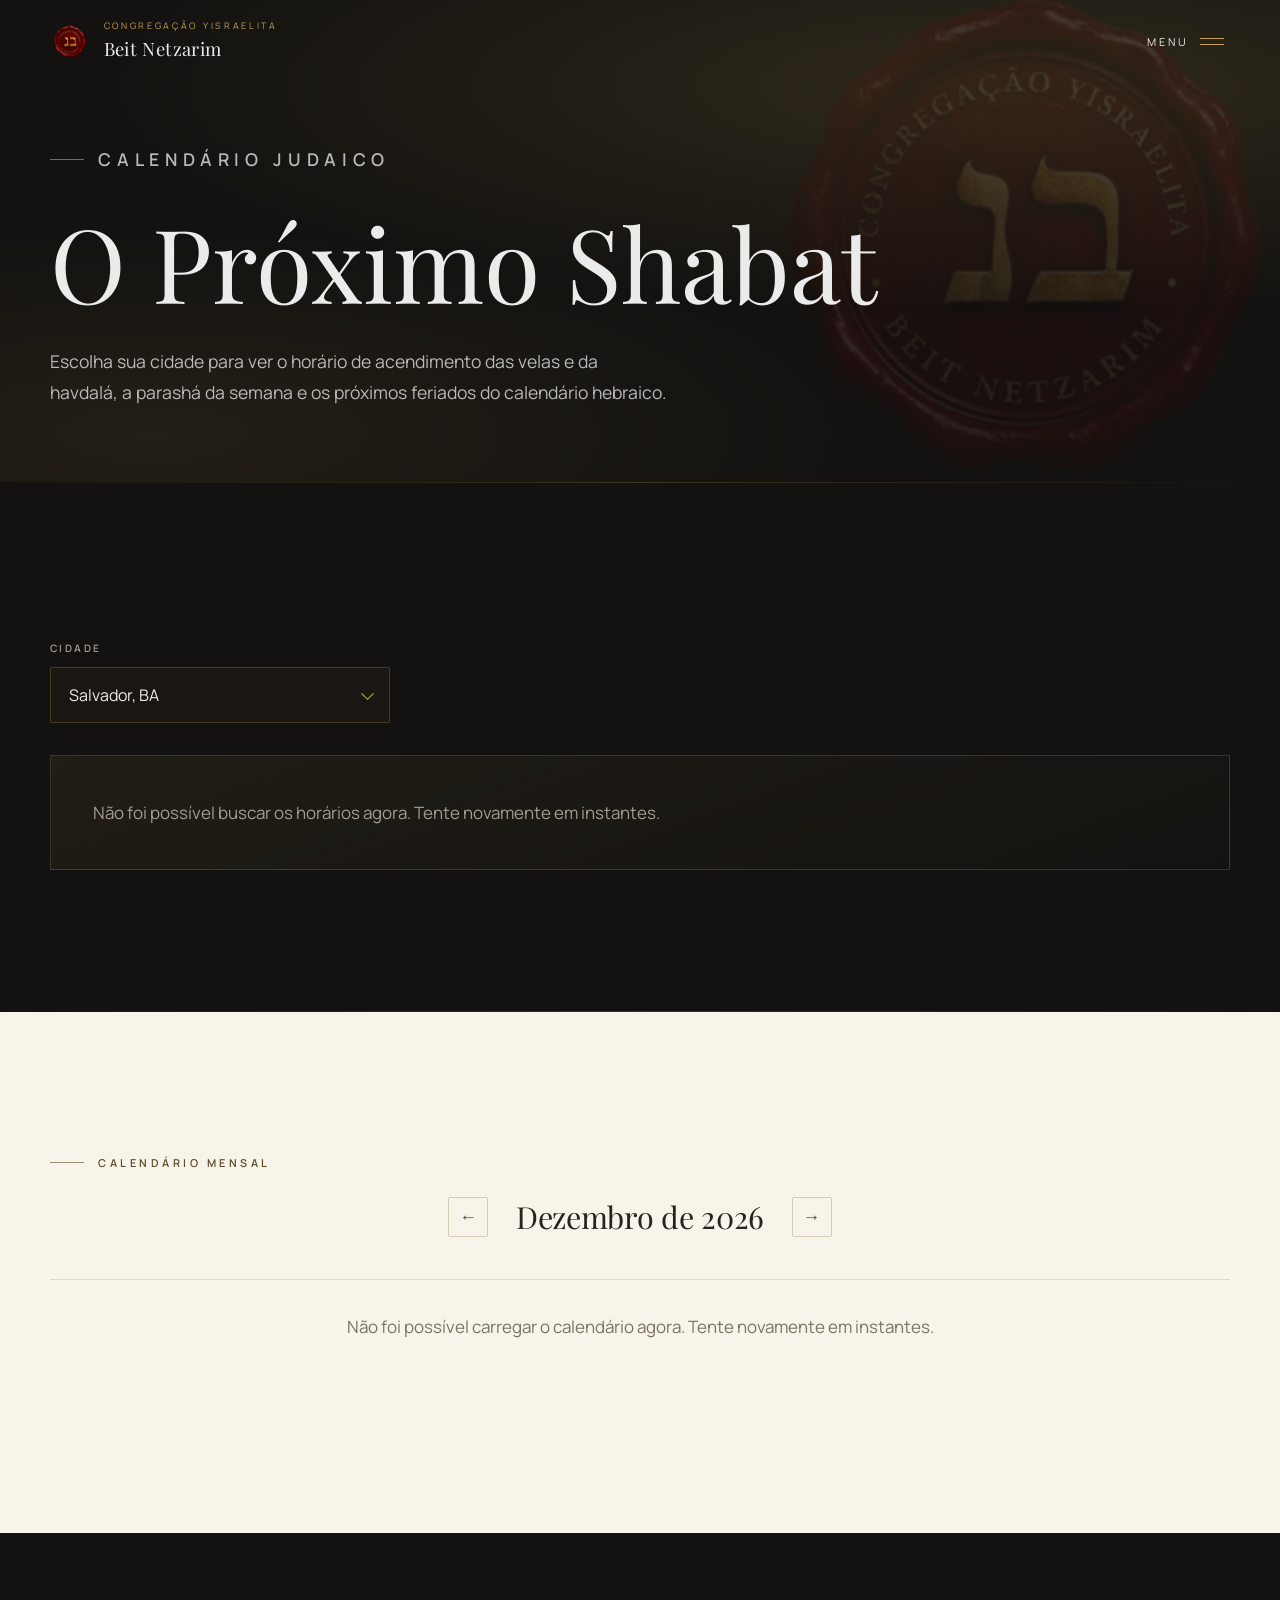
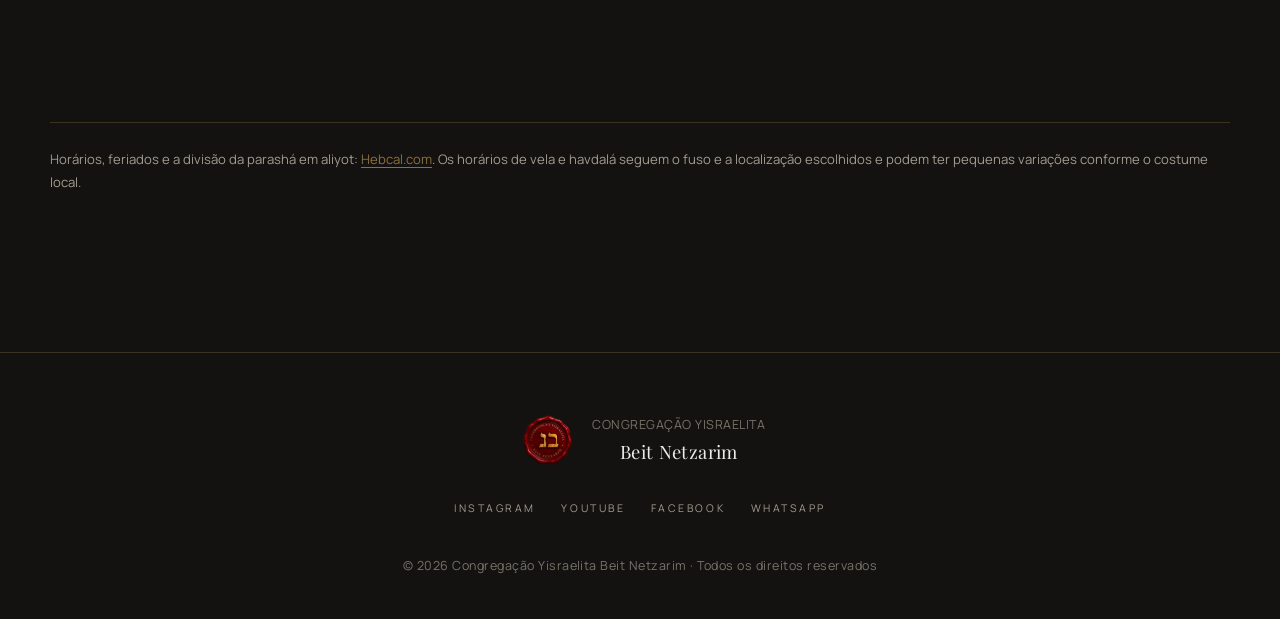
<file: calendario.html>
<!DOCTYPE html>
<html lang="pt-BR">
<head>
<meta charset="utf-8">
<meta name="viewport" content="width=device-width, initial-scale=1">
<title>Calendário Judaico — Congregação Yisraelita Beit Netzarim</title>
<meta name="description" content="O calendário judaico: horário de acendimento das velas e havdalá para a sua cidade, a parashá da semana e os próximos feriados e moadim.">
<meta name="theme-color" content="#131210">
<meta property="og:type" content="website">
<meta property="og:title" content="Calendário Judaico — Beit Netzarim">
<meta property="og:description" content="Horários de Shabat para a sua cidade, a parashá da semana e o calendário do mês.">
<meta property="og:locale" content="pt_BR">
<meta property="og:url" content="https://beitnetzarim.org.br/calendario.html">
<meta property="og:image" content="https://beitnetzarim.org.br/logo.png">
<link rel="canonical" href="https://beitnetzarim.org.br/calendario.html">

<link rel="icon" href="favicon.png" type="image/png">
<link rel="apple-touch-icon" href="icon-180.png">
<link rel="manifest" href="manifest.json">
<meta name="apple-mobile-web-app-capable" content="yes">
<meta name="apple-mobile-web-app-title" content="Beit Netzarim">

<link rel="preconnect" href="https://fonts.googleapis.com">
<link rel="preconnect" href="https://fonts.gstatic.com" crossorigin>
<link href="https://fonts.googleapis.com/css2?family=Manrope:wght@300;400;500;600;700&family=Playfair+Display:ital,wght@0,400;0,500;1,400&display=swap" rel="stylesheet">
<link rel="stylesheet" href="styles.css">
<script>document.documentElement.classList.add('js-reveal');</script>
</head>
<body>

<!-- ==================== CABEÇALHO ==================== -->
<header class="site-header" id="header">
  <a class="brand" href="index.html#inicio" aria-label="Beit Netzarim — início">
    <img class="brand__mark" src="logo-96.png" alt="" width="96" height="96">
    <span class="brand__text">
      <small>Congregação Yisraelita</small>
      <strong>Beit Netzarim</strong>
    </span>
  </a>
  <button class="menu-btn" id="menuBtn" aria-expanded="false" aria-controls="overlay">
    <span class="label">Menu</span>
    <span class="menu-btn__bars" aria-hidden="true"><span></span><span></span></span>
  </button>
</header>

<!-- ==================== MENU ==================== -->
<div class="overlay" id="overlay" role="dialog" aria-modal="true" aria-label="Menu de navegação">
  <div class="overlay__inner">
    <nav>
      <a href="index.html#inicio"><span>01</span>Início</a>
      <a href="index.html#quem-somos"><span>02</span>Quem Somos</a>
      <a href="index.html#lideranca"><span>03</span>Nosso Líder</a>
      <a href="index.html#pilares"><span>04</span>Nossos Pilares</a>
      <a href="emunatenu.html"><span>05</span>Nossa Fé</a>
      <a href="encontros.html"><span>06</span>Encontros</a>
      <a href="moadim.html"><span>07</span>Moadim</a>
      <a href="tora.html"><span>08</span>Torá e Brit Chadashá</a>
      <a href="calendario.html"><span>09</span>Calendário</a>
      <a href="index.html#ensino"><span>10</span>Ensino</a>
      <a href="index.html#tzedaka"><span>11</span>Tzedaká</a>
      <a href="contato.html"><span>12</span>Contato</a>
    </nav>
    <aside class="overlay__aside">
      <h4>Onde estamos</h4>
      <p>Rua Exemplo, 000 — Bairro<br>Cidade / UF — CEP 00000-000</p>
      <h4>Fale conosco</h4>
      <p><a href="https://wa.me/5500000000000">(00) 00000-0000</a><br>
         <a href="mailto:contato@beitnetzarim.com.br">contato@beitnetzarim.com.br</a></p>
      <h4>Shabat</h4>
      <p>Sexta-feira, ao pôr do sol — Kabalat Shabat<br>Sábado, 10h — Shacharit, Torá e Brit Chadashá<br>Sábado, 15h — Minchá</p>
    </aside>
  </div>
</div>

<!-- ==================== INTRODUÇÃO ==================== -->
<section class="hero hero--pagina" id="inicio">
  <div class="hero__bg" aria-hidden="true"></div>
  <div class="wrap">
    <p class="eyebrow reveal">Calendário Judaico</p>
    <h1 class="reveal hero--pagina__titulo">O Próximo Shabat</h1>
    <p class="lead reveal" style="max-width:56ch">Escolha sua cidade para ver o horário de acendimento das
      velas e da havdalá, a parashá da semana e os próximos feriados do calendário hebraico.</p>
  </div>
</section>

<hr class="rule">

<!-- ==================== LOCALIZAÇÃO + PRÓXIMO SHABAT ==================== -->
<section id="proximo-shabat">
  <div class="wrap">
    <form class="local-form reveal" id="localForm">
      <label>Cidade
        <span class="campo-select">
          <select class="campo-select__el" id="localCidade" name="cidade"></select>
        </span>
      </label>
    </form>

    <div class="shabat-card reveal" id="shabatCard" aria-live="polite">
      <p class="shabat-card__status">Buscando horários…</p>
    </div>
  </div>
</section>

<hr class="rule">

<!-- ==================== CALENDÁRIO MENSAL ==================== -->
<section id="calendario-mensal" class="light">
  <div class="wrap">
    <p class="eyebrow reveal">Calendário mensal</p>
    <div class="mes-nav reveal">
      <button class="mes-nav__seta" id="mesAnterior" type="button" aria-label="Mês anterior">&larr;</button>
      <h2 id="mesTitulo">—</h2>
      <button class="mes-nav__seta" id="mesProximo" type="button" aria-label="Próximo mês">&rarr;</button>
    </div>

    <div class="mes-lista" id="mesLista" aria-live="polite">
      <p class="mes-lista__status">Carregando o calendário do mês…</p>
    </div>
  </div>
</section>

<section id="fonte-calendario">
  <div class="wrap">
    <p class="fonte-nota reveal">Horários, feriados e a divisão da parashá em aliyot:
      <a href="https://www.hebcal.com" target="_blank" rel="noopener">Hebcal.com</a>. Os horários de vela e
      havdalá seguem o fuso e a localização escolhidos e podem ter pequenas variações conforme o costume
      local.</p>
  </div>
</section>

<!-- ==================== RODAPÉ ==================== -->
<footer class="site-footer">
  <div class="wrap">
    <a class="brand" href="index.html#inicio">
      <img class="brand__mark brand__mark--footer" src="logo-96.png" alt="" width="96" height="96" loading="lazy">
      <span class="brand__text">
        <small>Congregação Yisraelita</small>
        <strong>Beit Netzarim</strong>
      </span>
    </a>
    <div class="social">
      <a href="#" rel="noopener">Instagram</a>
      <a href="https://www.youtube.com/channel/UC_2wBOGGuZ4y0qSCQz2NJFg" target="_blank" rel="noopener">YouTube</a>
      <a href="#" rel="noopener">Facebook</a>
      <a href="https://wa.me/5500000000000" rel="noopener">WhatsApp</a>
    </div>
    <small>&copy; <span id="ano"></span> Congregação Yisraelita Beit Netzarim &middot; Todos os direitos reservados</small>
  </div>
</footer>

<script src="main.js"></script>
<script src="calendario.js"></script>
</body>
</html>
</file>
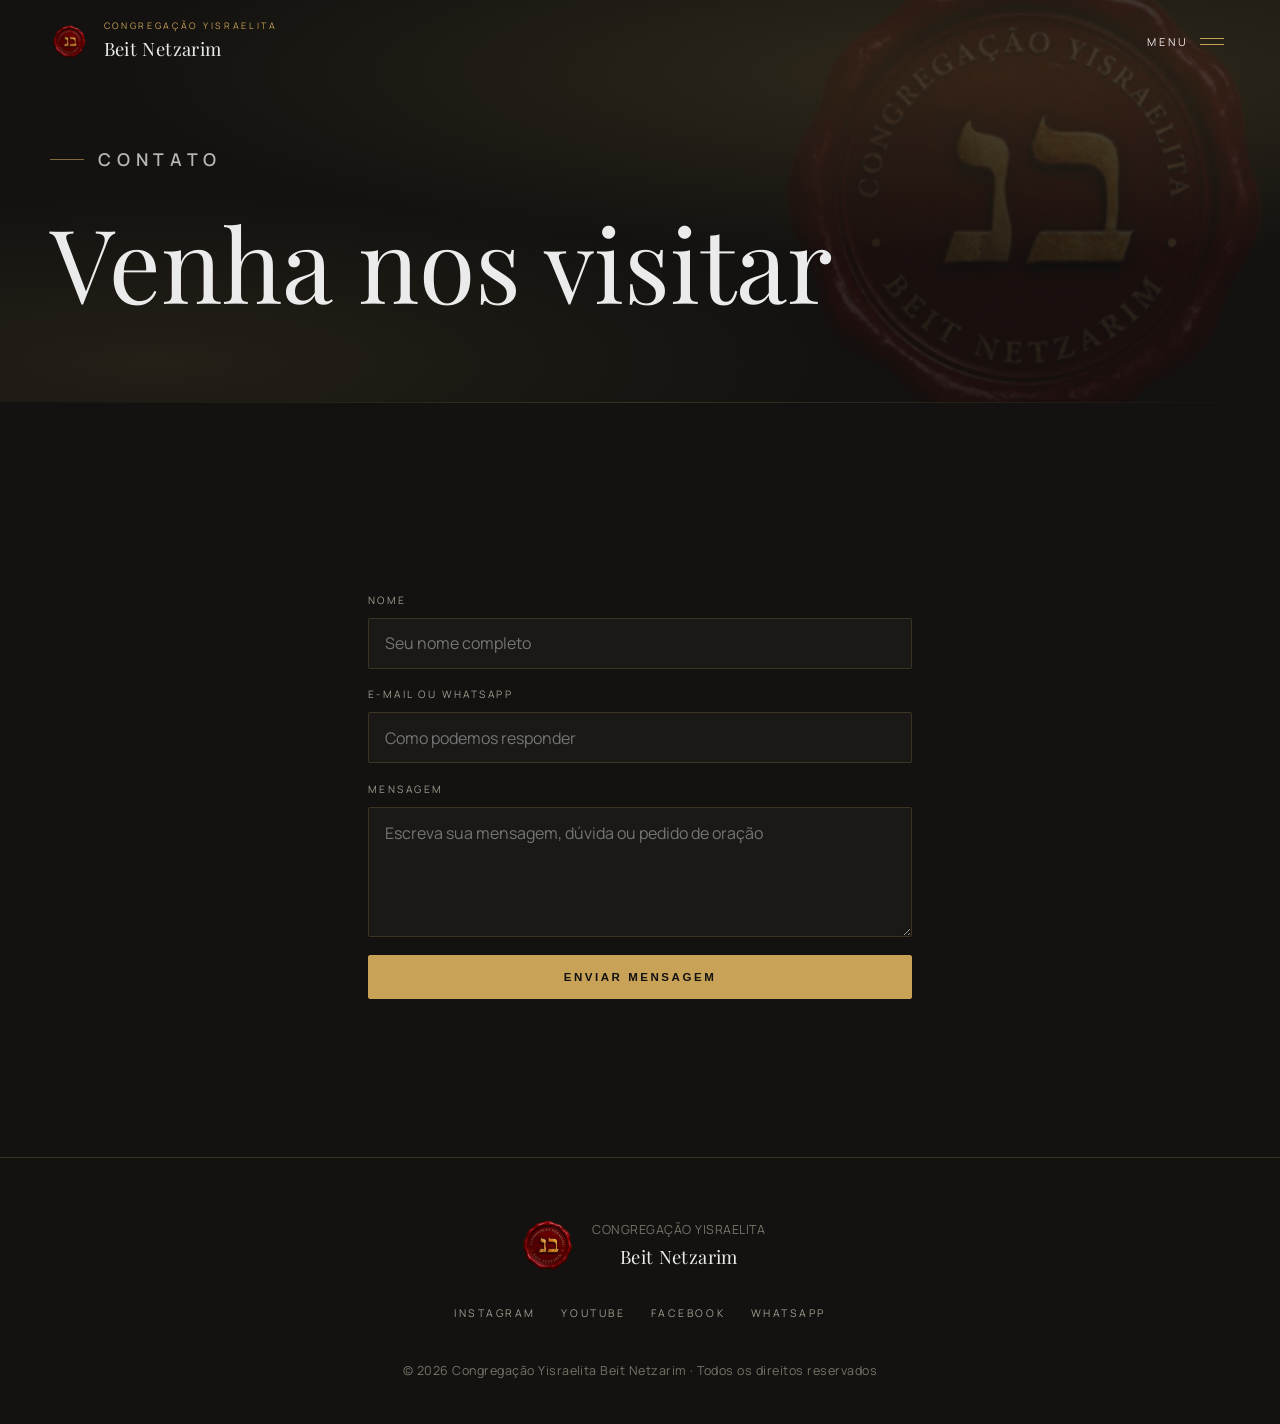
<file: contato.html>
<!DOCTYPE html>
<html lang="pt-BR">
<head>
<meta charset="utf-8">
<meta name="viewport" content="width=device-width, initial-scale=1">
<title>Contato — Congregação Yisraelita Beit Netzarim</title>
<meta name="description" content="Fale com a Congregação Yisraelita Beit Netzarim — envie sua mensagem, dúvida ou pedido de oração pelo formulário de contato.">
<meta name="theme-color" content="#131210">
<meta property="og:type" content="website">
<meta property="og:title" content="Contato — Beit Netzarim">
<meta property="og:description" content="Venha nos visitar. Envie sua mensagem pelo formulário de contato.">
<meta property="og:locale" content="pt_BR">
<meta property="og:url" content="https://beitnetzarim.org.br/contato.html">
<meta property="og:image" content="https://beitnetzarim.org.br/logo.png">
<link rel="canonical" href="https://beitnetzarim.org.br/contato.html">

<link rel="icon" href="favicon.png" type="image/png">
<link rel="apple-touch-icon" href="icon-180.png">
<link rel="manifest" href="manifest.json">
<meta name="apple-mobile-web-app-capable" content="yes">
<meta name="apple-mobile-web-app-title" content="Beit Netzarim">

<link rel="preconnect" href="https://fonts.googleapis.com">
<link rel="preconnect" href="https://fonts.gstatic.com" crossorigin>
<link href="https://fonts.googleapis.com/css2?family=Manrope:wght@300;400;500;600;700&family=Playfair+Display:ital,wght@0,400;0,500;1,400&display=swap" rel="stylesheet">
<link rel="stylesheet" href="styles.css">
<script>document.documentElement.classList.add('js-reveal');</script>
</head>
<body>

<!-- ==================== CABEÇALHO ==================== -->
<header class="site-header" id="header">
  <a class="brand" href="index.html#inicio" aria-label="Beit Netzarim — início">
    <img class="brand__mark" src="logo-96.png" alt="" width="96" height="96">
    <span class="brand__text">
      <small>Congregação Yisraelita</small>
      <strong>Beit Netzarim</strong>
    </span>
  </a>
  <button class="menu-btn" id="menuBtn" aria-expanded="false" aria-controls="overlay">
    <span class="label">Menu</span>
    <span class="menu-btn__bars" aria-hidden="true"><span></span><span></span></span>
  </button>
</header>

<!-- ==================== MENU ==================== -->
<div class="overlay" id="overlay" role="dialog" aria-modal="true" aria-label="Menu de navegação">
  <div class="overlay__inner">
    <nav>
      <a href="index.html#inicio"><span>01</span>Início</a>
      <a href="index.html#quem-somos"><span>02</span>Quem Somos</a>
      <a href="index.html#lideranca"><span>03</span>Nosso Líder</a>
      <a href="index.html#pilares"><span>04</span>Nossos Pilares</a>
      <a href="emunatenu.html"><span>05</span>Nossa Fé</a>
      <a href="encontros.html"><span>06</span>Encontros</a>
      <a href="moadim.html"><span>07</span>Moadim</a>
      <a href="tora.html"><span>08</span>Torá e Brit Chadashá</a>
      <a href="calendario.html"><span>09</span>Calendário</a>
      <a href="index.html#ensino"><span>10</span>Ensino</a>
      <a href="index.html#tzedaka"><span>11</span>Tzedaká</a>
      <a href="contato.html"><span>12</span>Contato</a>
    </nav>
    <aside class="overlay__aside">
      <h4>Onde estamos</h4>
      <p>Rua Exemplo, 000 — Bairro<br>Cidade / UF — CEP 00000-000</p>
      <h4>Fale conosco</h4>
      <p><a href="https://wa.me/5500000000000">(00) 00000-0000</a><br>
         <a href="mailto:contato@beitnetzarim.com.br">contato@beitnetzarim.com.br</a></p>
      <h4>Shabat</h4>
      <p>Sexta-feira, ao pôr do sol — Kabalat Shabat<br>Sábado, 10h — Shacharit, Torá e Brit Chadashá<br>Sábado, 15h — Minchá</p>
    </aside>
  </div>
</div>

<!-- ==================== INTRODUÇÃO ==================== -->
<section class="hero hero--pagina" id="inicio">
  <div class="hero__bg" aria-hidden="true"></div>
  <div class="wrap">
    <p class="eyebrow reveal">Contato</p>
    <h1 class="reveal hero--pagina__titulo">Venha nos visitar</h1>
  </div>
</section>

<hr class="rule">

<!-- ==================== CONTATO ==================== -->
<section id="fale-conosco">
  <div class="wrap">
    <div class="contact-grid">
      <form class="reveal" id="contatoForm" novalidate>
        <label>Nome
          <input type="text" name="nome" required placeholder="Seu nome completo">
        </label>
        <label>E-mail ou WhatsApp
          <input type="text" name="contato" required placeholder="Como podemos responder">
        </label>
        <label>Mensagem
          <textarea name="mensagem" required placeholder="Escreva sua mensagem, dúvida ou pedido de oração"></textarea>
        </label>
        <button type="submit" class="btn btn--solid" style="justify-content:center">Enviar mensagem</button>
        <p class="muted" id="formStatus" style="font-size:.88rem;margin:0" role="status"></p>
      </form>
    </div>
  </div>
</section>

<!-- ==================== RODAPÉ ==================== -->
<footer class="site-footer">
  <div class="wrap">
    <a class="brand" href="index.html#inicio">
      <img class="brand__mark brand__mark--footer" src="logo-96.png" alt="" width="96" height="96" loading="lazy">
      <span class="brand__text">
        <small>Congregação Yisraelita</small>
        <strong>Beit Netzarim</strong>
      </span>
    </a>
    <div class="social">
      <a href="#" rel="noopener">Instagram</a>
      <a href="https://www.youtube.com/channel/UC_2wBOGGuZ4y0qSCQz2NJFg" target="_blank" rel="noopener">YouTube</a>
      <a href="#" rel="noopener">Facebook</a>
      <a href="https://wa.me/5500000000000" rel="noopener">WhatsApp</a>
    </div>
    <small>&copy; <span id="ano"></span> Congregação Yisraelita Beit Netzarim &middot; Todos os direitos reservados</small>
  </div>
</footer>

<script src="main.js"></script>
</body>
</html>
</file>
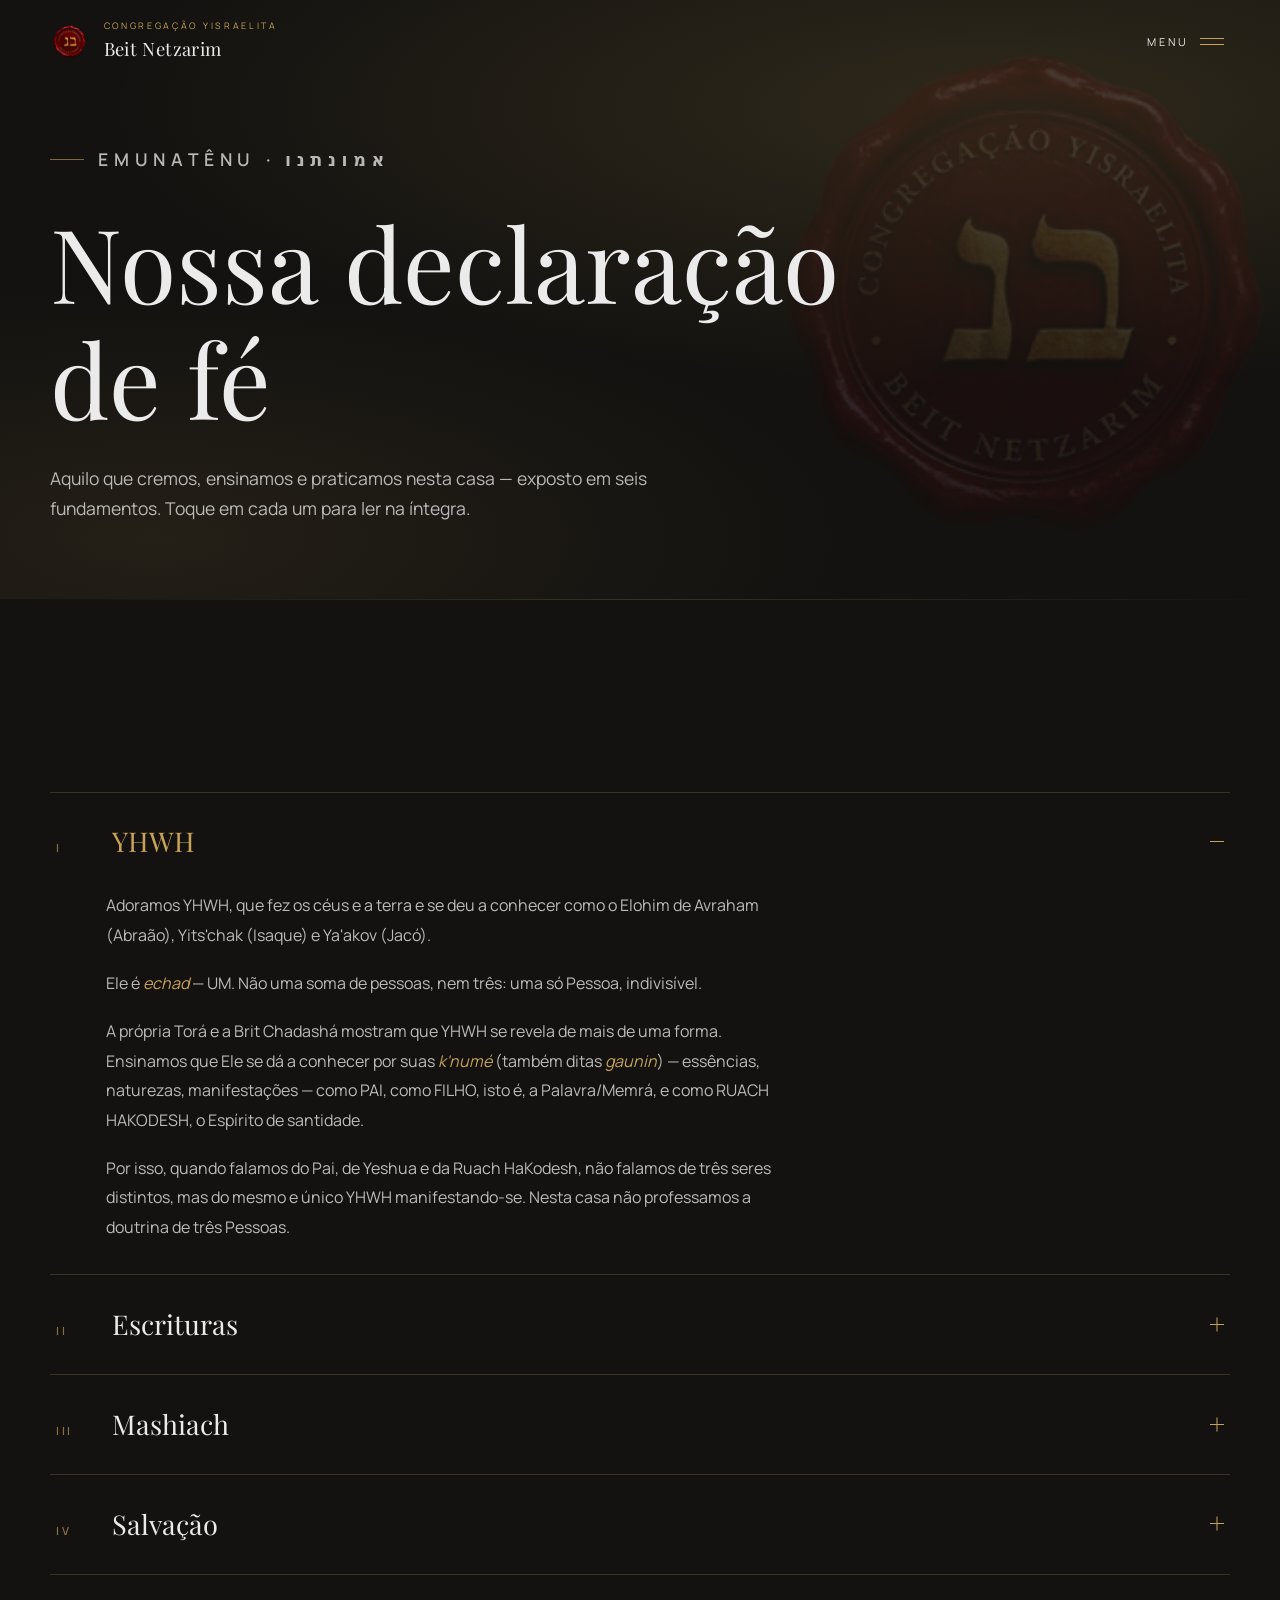
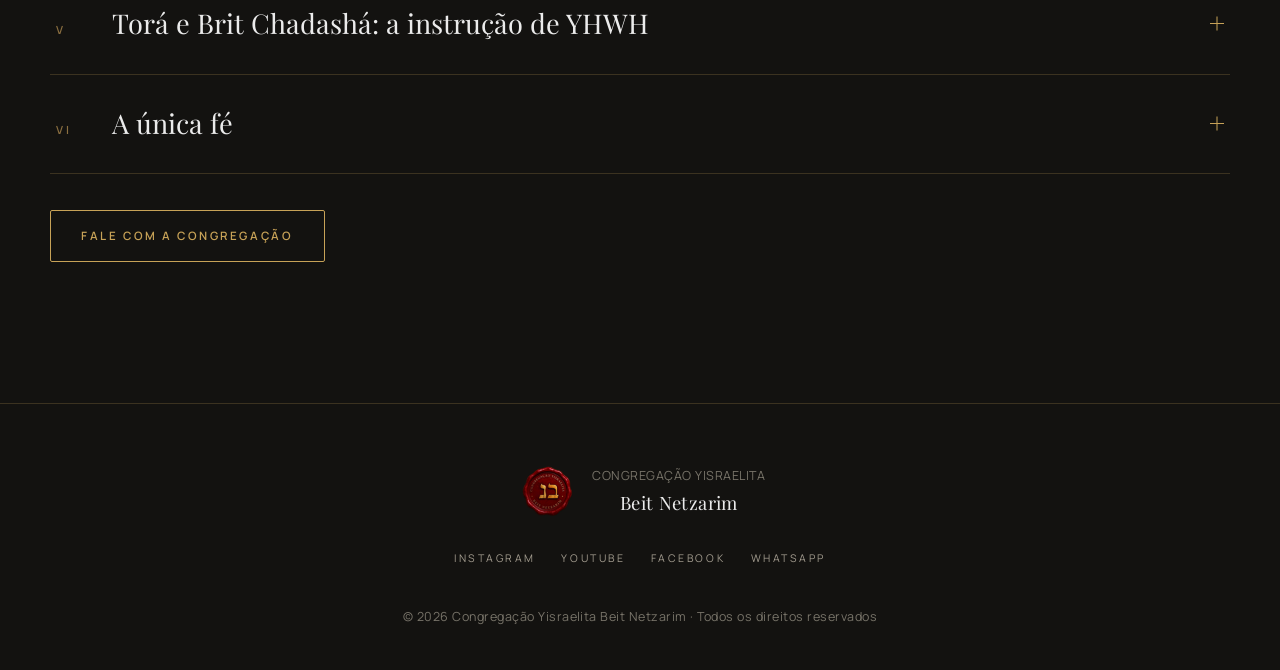
<file: emunatenu.html>
<!DOCTYPE html>
<html lang="pt-BR">
<head>
<meta charset="utf-8">
<meta name="viewport" content="width=device-width, initial-scale=1">
<title>Nossa Declaração de Fé — Congregação Yisraelita Beit Netzarim</title>
<meta name="description" content="Emunatênu: aquilo que a Congregação Yisraelita Beit Netzarim crê, ensina e pratica, exposto em seis fundamentos.">
<meta name="theme-color" content="#131210">
<meta property="og:type" content="website">
<meta property="og:title" content="Nossa Declaração de Fé — Beit Netzarim">
<meta property="og:description" content="Emunatênu: os seis fundamentos daquilo que cremos, ensinamos e praticamos.">
<meta property="og:locale" content="pt_BR">
<meta property="og:url" content="https://beitnetzarim.org.br/emunatenu.html">
<meta property="og:image" content="https://beitnetzarim.org.br/logo.png">
<link rel="canonical" href="https://beitnetzarim.org.br/emunatenu.html">

<link rel="icon" href="favicon.png" type="image/png">
<link rel="apple-touch-icon" href="icon-180.png">
<link rel="manifest" href="manifest.json">
<meta name="apple-mobile-web-app-capable" content="yes">
<meta name="apple-mobile-web-app-title" content="Beit Netzarim">

<link rel="preconnect" href="https://fonts.googleapis.com">
<link rel="preconnect" href="https://fonts.gstatic.com" crossorigin>
<link href="https://fonts.googleapis.com/css2?family=Manrope:wght@300;400;500;600;700&family=Playfair+Display:ital,wght@0,400;0,500;1,400&display=swap" rel="stylesheet">
<link rel="stylesheet" href="styles.css">
<script>document.documentElement.classList.add('js-reveal');</script>
</head>
<body>

<!-- ==================== CABEÇALHO ==================== -->
<header class="site-header" id="header">
  <a class="brand" href="index.html#inicio" aria-label="Beit Netzarim — início">
    <img class="brand__mark" src="logo-96.png" alt="" width="96" height="96">
    <span class="brand__text">
      <small>Congregação Yisraelita</small>
      <strong>Beit Netzarim</strong>
    </span>
  </a>
  <button class="menu-btn" id="menuBtn" aria-expanded="false" aria-controls="overlay">
    <span class="label">Menu</span>
    <span class="menu-btn__bars" aria-hidden="true"><span></span><span></span></span>
  </button>
</header>

<!-- ==================== MENU ==================== -->
<div class="overlay" id="overlay" role="dialog" aria-modal="true" aria-label="Menu de navegação">
  <div class="overlay__inner">
    <nav>
      <a href="index.html#inicio"><span>01</span>Início</a>
      <a href="index.html#quem-somos"><span>02</span>Quem Somos</a>
      <a href="index.html#lideranca"><span>03</span>Nosso Líder</a>
      <a href="index.html#pilares"><span>04</span>Nossos Pilares</a>
      <a href="emunatenu.html"><span>05</span>Nossa Fé</a>
      <a href="encontros.html"><span>06</span>Encontros</a>
      <a href="moadim.html"><span>07</span>Moadim</a>
      <a href="tora.html"><span>08</span>Torá e Brit Chadashá</a>
      <a href="calendario.html"><span>09</span>Calendário</a>
      <a href="index.html#ensino"><span>10</span>Ensino</a>
      <a href="index.html#tzedaka"><span>11</span>Tzedaká</a>
      <a href="contato.html"><span>12</span>Contato</a>
    </nav>
    <aside class="overlay__aside">
      <h4>Onde estamos</h4>
      <p>Rua Exemplo, 000 — Bairro<br>Cidade / UF — CEP 00000-000</p>
      <h4>Fale conosco</h4>
      <p><a href="https://wa.me/5500000000000">(00) 00000-0000</a><br>
         <a href="mailto:contato@beitnetzarim.com.br">contato@beitnetzarim.com.br</a></p>
      <h4>Shabat</h4>
      <p>Sexta-feira, ao pôr do sol — Kabalat Shabat<br>Sábado, 10h — Shacharit, Torá e Brit Chadashá<br>Sábado, 15h — Minchá</p>
    </aside>
  </div>
</div>

<!-- ==================== INTRODUÇÃO ==================== -->
<section class="hero hero--pagina" id="inicio">
  <div class="hero__bg" aria-hidden="true"></div>
  <div class="wrap">
    <p class="eyebrow reveal">Emunatênu &middot; אמונתנו</p>
    <h1 class="reveal hero--pagina__titulo">Nossa declaração de fé</h1>
    <p class="lead reveal" style="max-width:60ch">Aquilo que cremos, ensinamos e praticamos nesta casa —
      exposto em seis fundamentos. Toque em cada um para ler na íntegra.</p>
  </div>
</section>

<hr class="rule">

<!-- ==================== OS SEIS FUNDAMENTOS ==================== -->
<section id="fundamentos">
  <div class="wrap">
    <div class="creed">

      <details class="creed__item reveal" open>
        <summary><span class="creed__num">I</span> YHWH <span class="creed__sign" aria-hidden="true"></span></summary>
        <div class="creed__body">
          <p>Adoramos YHWH, que fez os céus e a terra e se deu a conhecer como o Elohim de Avraham
            (Abraão), Yits'chak (Isaque) e Ya'akov (Jacó).</p>
          <p>Ele é <em class="gold">echad</em> — UM. Não uma soma de pessoas, nem três: uma só Pessoa,
            indivisível.</p>
          <p>A própria Torá e a Brit Chadashá mostram que YHWH se revela de mais de uma forma. Ensinamos que Ele se dá a
            conhecer por suas <em class="gold">k'numé</em> (também ditas <em class="gold">gaunin</em>) —
            essências, naturezas, manifestações — como PAI, como FILHO, isto é, a Palavra/Memrá, e como
            RUACH HAKODESH, o Espírito de santidade.</p>
          <p>Por isso, quando falamos do Pai, de Yeshua e da Ruach HaKodesh, não falamos de três seres
            distintos, mas do mesmo e único YHWH manifestando-se. Nesta casa não professamos a doutrina
            de três Pessoas.</p>
        </div>
      </details>

      <details class="creed__item reveal">
        <summary><span class="creed__num">II</span> Escrituras <span class="creed__sign" aria-hidden="true"></span></summary>
        <div class="creed__body">
          <p>Recebemos como Palavra de Elohim tanto o Tanach — as Primeiras Escrituras — quanto a B'rit
            Chadashá, a Nova Aliança comumente chamada de “Novo Testamento”. Ambas foram inspiradas por
            Ele e, em seus textos e manuscritos originais, não falham.</p>
          <p>Ao lado delas, a literatura judaica extrabíblica guarda a memória de como se vivia a fé no
            primeiro século. Ela nos é preciosa, porque ilumina o pano de fundo das palavras de Yeshua e
            de seus talmidim.</p>
          <p>O mesmo vale para os escritos rabínicos, que muitas vezes preservam verdadeiros tesouros da
            sabedoria de Israel. Por mais valiosa que seja, porém, tratamos essa literatura pelo que ela
            é: obra de homens, e não a Palavra inspirada de YHWH.</p>
        </div>
      </details>

      <details class="creed__item reveal">
        <summary><span class="creed__num">III</span> Mashiach <span class="creed__sign" aria-hidden="true"></span></summary>
        <div class="creed__body">
          <p>Yeshua HaMashiach já veio — e é com alegria que aguardamos o dia de sua volta.</p>
          <p>Nele a Palavra se fez carne. Nasceu de uma virgem, viveu toda a sua vida sem pecado, em
            plena conformidade com a Torá e a Brit Chadashá, operou milagres e foi executado para expiar os pecados
            daqueles que se voltam a YHWH em teshuvá (retorno), deixando para trás o erro.</p>
          <p>Ao terceiro dia YHWH o levantou dos mortos, em corpo. Ele subiu aos céus e ali está,
            assentado à direita de YHWH. Ao fim desta era voltará para estabelecer o Reino de Elohim
            sobre a terra e, a partir de Yerushalayim (Jerusalém), reinará com o seu povo Israel por mil
            anos.</p>
          <p>Veio como homem, ainda que seja uma das <em class="gold">k'numé</em>/<em class="gold">gaunin</em>
            (essências, naturezas, manifestações) de YHWH. Além do testemunho das Escrituras, o Midrash
            Rabá — e diversas outras fontes rabínicas — ensina que o Espírito de Elohim é o próprio
            Espírito do Mashiach.</p>
          <p>Ensinamos também que ele é a Torá e a Brit Chadashá encarnadas: se a Torá e a Brit Chadashá são caminho, verdade, vida e luz, o
            Mashiach o é igualmente.</p>
        </div>
      </details>

      <details class="creed__item reveal">
        <summary><span class="creed__num">IV</span> Salvação <span class="creed__sign" aria-hidden="true"></span></summary>
        <div class="creed__body">
          <p>É pela morte de Yeshua HaMashiach, e pela aliança de sangue que ele firmou conosco, que
            recebemos salvação e redenção dos nossos pecados.</p>
          <p>Ser salvo é ser libertado do pecado — e pecado, para nós, é a transgressão dos mandamentos
            da Torá e da Brit Chadashá de YHWH. Yeshua quebra esse domínio e conduz o homem a cumprir a Torá e a Brit Chadashá com o coração
            inteiro, e não apenas por fora.</p>
          <p>Essa salvação chega pela fé em Yeshua HaMashiach, por graça. Não se conquista por obras, nem
            sequer pela observância da Torá e da Brit Chadashá: se YHWH nos julgasse pelo rigor estrito da Torá e da Brit Chadashá, ninguém
            escaparia, pois todos pecaram. Por isso as Escrituras e os sábios de Israel ensinam o homem a
            clamar pela graça e pela misericórdia do Eterno.</p>
          <p>Ainda assim, quem de fato crê não fica parado. Todos carecemos da graça de YHWH, mas a fé
            verdadeira se prova na disposição e no empenho diário de viver os mandamentos. Fé sem
            obediência está morta, porque nada dá de fruto.</p>
          <p>A <em class="gold">kapará</em> (כַּפָּרָה, expiação) realizada por Yeshua HaMashiach está aberta a todo
            ser humano, judeu ou gentio. Diante dela, nenhum judeu é superior a nenhum gentio.</p>
        </div>
      </details>

      <details class="creed__item reveal">
        <summary><span class="creed__num">V</span> Torá e Brit Chadashá: a instrução de YHWH <span class="creed__sign" aria-hidden="true"></span></summary>
        <div class="creed__body">
          <p>Chamar a Torá e a Brit Chadashá de “Lei” é traduzi-las mal. Elas são o conjunto de instruções e ensinamentos que
            YHWH deu ao homem para que este viva em elevada conduta moral: amando o Eterno acima de todas
            as coisas e o próximo como a si mesmo.</p>
          <p>Justamente por isso YHWH não a abolirá, não a descartará e não a trocará por outra — os
            princípios ético-morais que ela encerra são eternos.</p>
          <p>Guardá-las é dever moral do homem e maneira concreta de amar YHWH. A Torá e a Brit Chadashá libertam, não
            escravizam; são caminho, verdade e luz, dadas a todas as nossas gerações, para sempre.</p>
          <p>Yeshua é a Torá e a Brit Chadashá Vivas. Quem abraça a Torá e a Brit Chadashá e rejeita Yeshua age contra a vontade de YHWH; quem
            abraça Yeshua e rejeita a Torá e a Brit Chadashá vive em desobediência. Os três não se separam.</p>
          <p>Foi Yeshua HaMashiach quem interpretou a Torá e a Brit Chadashá com perfeição — daí a importância de seu modo
            de vida e de seus ensinamentos para quem deseja caminhar com YHWH.</p>
          <p>De quem se converte a YHWH não esperamos perfeição imediata, e sim caminhada: a prática dos
            mandamentos cresce aos poucos, e com ela a santificação e a elevação espiritual.</p>
          <p>Os princípios ético-morais da Torá e da Brit Chadashá valem para todos, judeus e não-judeus. Há, contudo,
            mandamentos endereçados a grupos específicos — sumo sacerdote, sacerdotes, levitas,
            israelitas, homens, mulheres, judeus e não-judeus. Como parte deles foi dada especificamente
            a Israel, o não-judeu não está obrigado a cumpri-los como se judeu fosse, embora possa
            assumi-los de forma voluntária.</p>
        </div>
      </details>

      <details class="creed__item reveal">
        <summary><span class="creed__num">VI</span> A única fé <span class="creed__sign" aria-hidden="true"></span></summary>
        <div class="creed__body">
          <p>Há uma só fé, entregue certa vez ao povo de Israel. O Mashiach não veio fundar religião
            nova: veio para reinar sobre toda a terra, e o que ele ensinou não cabe dentro dos dogmas de
            religião alguma.</p>
          <p>Ser talmid de Yeshua HaMashiach é viver essa fé conforme as Escrituras, lidas dentro do
            contexto histórico e cultural em que foram escritas.</p>
          <p>A milenar cultura judaica, com seus ensinamentos, valores e tradições, é indispensável para
            essa leitura — não há como interpretar corretamente Textos Sagrados apartados do mundo que os
            produziu.</p>
          <p>Por isso reconhecemos e valorizamos o lugar do povo de Israel ao longo dos milênios até os
            dias de hoje, e entendemos que os ensinos, as doutrinas e as práticas de Yeshua e de seus
            discípulos, no primeiro século, foram uma entre as diversas correntes do pensamento judaico
            da época do Segundo Templo.</p>
          <p>Bebemos da sabedoria judaica acumulada ao longo dos séculos, mas rejeitamos a
            “judeulatria”: adotar tradições e ensinos rabínicos sem antes examiná-los criticamente à luz
            das Escrituras em seu contexto original. Onde houver divergência, prevalece a halachá (lei
            rabínica) fixada por Yeshua HaMashiach e por seus primeiros discípulos.</p>
          <p>Repudiamos com veemência o antissemitismo, que é ódio semeado contra o povo de Israel.</p>
          <p>Cremos que YHWH continua agindo de modo sobrenatural e que os dons espirituais permanecem:
            palavra de sabedoria, palavra de conhecimento, fé, dons de curar, operação de milagres,
            profecia, discernimento espiritual, variedade de línguas e interpretação de línguas. Sabemos,
            porém, que também falsos profetas operam sinais; por isso rejeitamos toda manifestação
            espiritual que venha de HaSatan (Satanás) e de seus shedim (demônios).</p>
          <p>A Congregação Yisraelita Beit Netzarim existe para viver essa fé original — a que Yeshua e
            seus discípulos ensinaram — em consonância com o Tanach (Primeiras Escrituras) e a B'rit
            Chadashá (Nova Aliança), dentro de seu autêntico contexto histórico-cultural.</p>
        </div>
      </details>

    </div>

    <div class="btn-row reveal">
      <a class="btn" href="contato.html">Fale com a congregação</a>
    </div>
  </div>
</section>

<!-- ==================== RODAPÉ ==================== -->
<footer class="site-footer">
  <div class="wrap">
    <a class="brand" href="index.html#inicio">
      <img class="brand__mark brand__mark--footer" src="logo-96.png" alt="" width="96" height="96" loading="lazy">
      <span class="brand__text">
        <small>Congregação Yisraelita</small>
        <strong>Beit Netzarim</strong>
      </span>
    </a>
    <div class="social">
      <a href="#" rel="noopener">Instagram</a>
      <a href="https://www.youtube.com/channel/UC_2wBOGGuZ4y0qSCQz2NJFg" target="_blank" rel="noopener">YouTube</a>
      <a href="#" rel="noopener">Facebook</a>
      <a href="https://wa.me/5500000000000" rel="noopener">WhatsApp</a>
    </div>
    <small>&copy; <span id="ano"></span> Congregação Yisraelita Beit Netzarim &middot; Todos os direitos reservados</small>
  </div>
</footer>

<script src="main.js"></script>
</body>
</html>
</file>
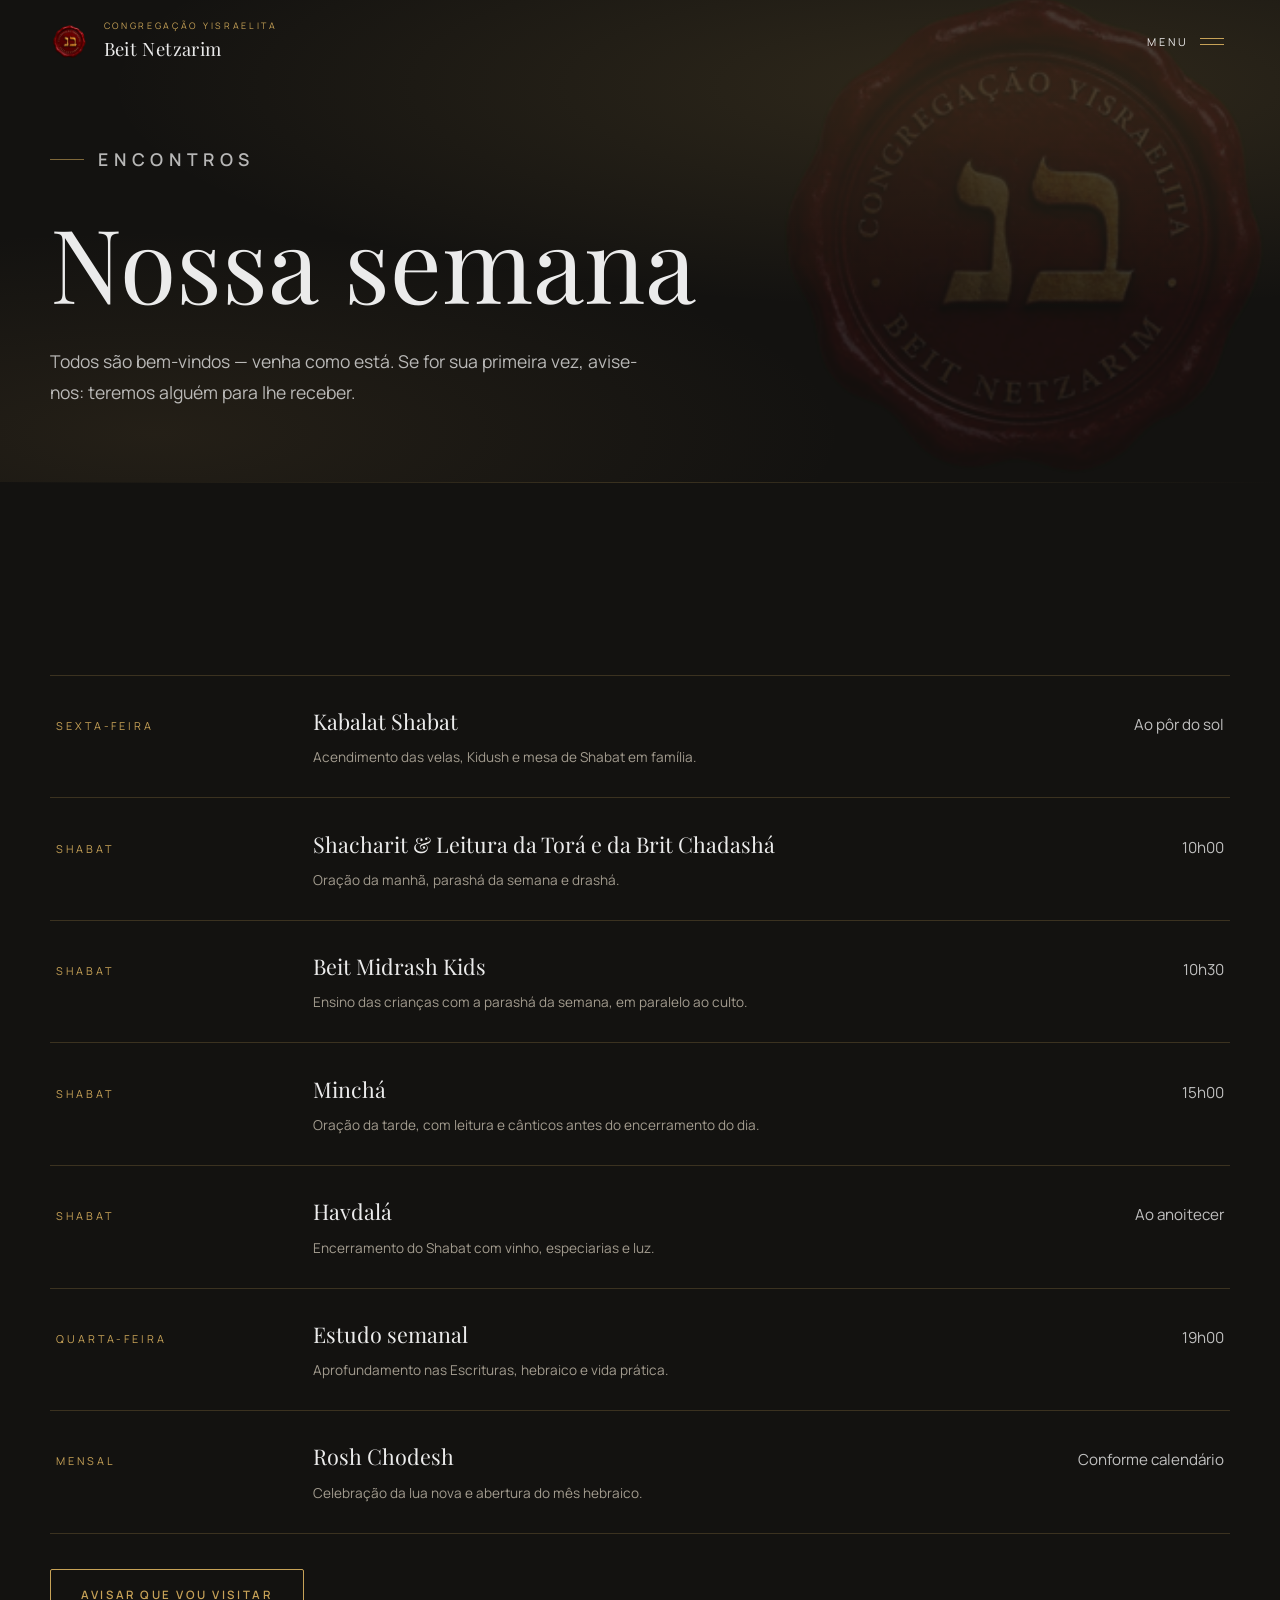
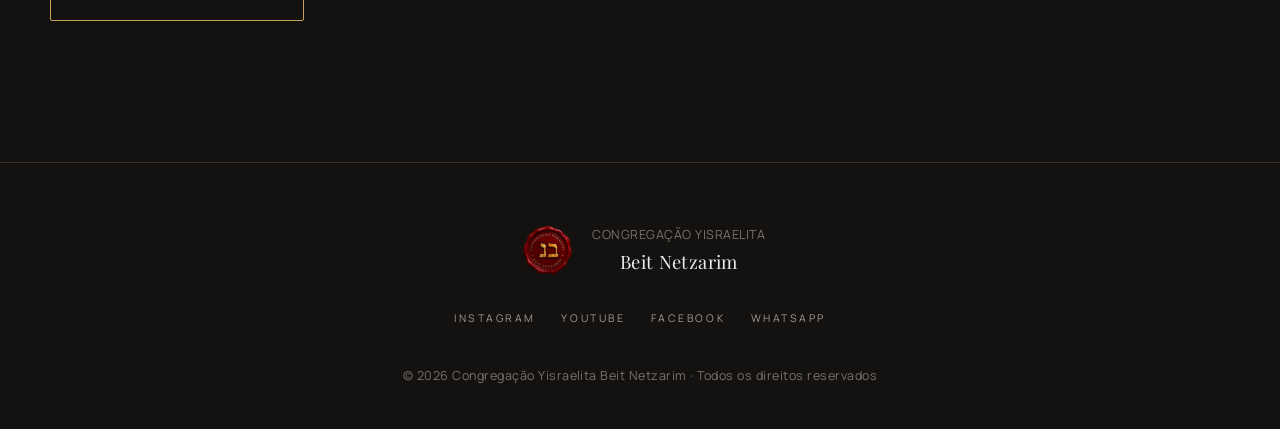
<file: encontros.html>
<!DOCTYPE html>
<html lang="pt-BR">
<head>
<meta charset="utf-8">
<meta name="viewport" content="width=device-width, initial-scale=1">
<title>Nossa Semana — Congregação Yisraelita Beit Netzarim</title>
<meta name="description" content="A programação semanal da Congregação Yisraelita Beit Netzarim: Kabalat Shabat, Shacharit, Beit Midrash Kids, Minchá, Havdalá, estudo semanal e Rosh Chodesh.">
<meta name="theme-color" content="#131210">
<meta property="og:type" content="website">
<meta property="og:title" content="Nossa Semana — Beit Netzarim">
<meta property="og:description" content="Todos são bem-vindos — venha como está. Veja os horários da nossa semana.">
<meta property="og:locale" content="pt_BR">
<meta property="og:url" content="https://beitnetzarim.org.br/encontros.html">
<meta property="og:image" content="https://beitnetzarim.org.br/logo.png">
<link rel="canonical" href="https://beitnetzarim.org.br/encontros.html">

<link rel="icon" href="favicon.png" type="image/png">
<link rel="apple-touch-icon" href="icon-180.png">
<link rel="manifest" href="manifest.json">
<meta name="apple-mobile-web-app-capable" content="yes">
<meta name="apple-mobile-web-app-title" content="Beit Netzarim">

<link rel="preconnect" href="https://fonts.googleapis.com">
<link rel="preconnect" href="https://fonts.gstatic.com" crossorigin>
<link href="https://fonts.googleapis.com/css2?family=Manrope:wght@300;400;500;600;700&family=Playfair+Display:ital,wght@0,400;0,500;1,400&display=swap" rel="stylesheet">
<link rel="stylesheet" href="styles.css">
<script>document.documentElement.classList.add('js-reveal');</script>
</head>
<body>

<!-- ==================== CABEÇALHO ==================== -->
<header class="site-header" id="header">
  <a class="brand" href="index.html#inicio" aria-label="Beit Netzarim — início">
    <img class="brand__mark" src="logo-96.png" alt="" width="96" height="96">
    <span class="brand__text">
      <small>Congregação Yisraelita</small>
      <strong>Beit Netzarim</strong>
    </span>
  </a>
  <button class="menu-btn" id="menuBtn" aria-expanded="false" aria-controls="overlay">
    <span class="label">Menu</span>
    <span class="menu-btn__bars" aria-hidden="true"><span></span><span></span></span>
  </button>
</header>

<!-- ==================== MENU ==================== -->
<div class="overlay" id="overlay" role="dialog" aria-modal="true" aria-label="Menu de navegação">
  <div class="overlay__inner">
    <nav>
      <a href="index.html#inicio"><span>01</span>Início</a>
      <a href="index.html#quem-somos"><span>02</span>Quem Somos</a>
      <a href="index.html#lideranca"><span>03</span>Nosso Líder</a>
      <a href="index.html#pilares"><span>04</span>Nossos Pilares</a>
      <a href="emunatenu.html"><span>05</span>Nossa Fé</a>
      <a href="encontros.html"><span>06</span>Encontros</a>
      <a href="moadim.html"><span>07</span>Moadim</a>
      <a href="tora.html"><span>08</span>Torá e Brit Chadashá</a>
      <a href="calendario.html"><span>09</span>Calendário</a>
      <a href="index.html#ensino"><span>10</span>Ensino</a>
      <a href="index.html#tzedaka"><span>11</span>Tzedaká</a>
      <a href="contato.html"><span>12</span>Contato</a>
    </nav>
    <aside class="overlay__aside">
      <h4>Onde estamos</h4>
      <p>Rua Exemplo, 000 — Bairro<br>Cidade / UF — CEP 00000-000</p>
      <h4>Fale conosco</h4>
      <p><a href="https://wa.me/5500000000000">(00) 00000-0000</a><br>
         <a href="mailto:contato@beitnetzarim.com.br">contato@beitnetzarim.com.br</a></p>
      <h4>Shabat</h4>
      <p>Sexta-feira, ao pôr do sol — Kabalat Shabat<br>Sábado, 10h — Shacharit, Torá e Brit Chadashá<br>Sábado, 15h — Minchá</p>
    </aside>
  </div>
</div>

<!-- ==================== INTRODUÇÃO ==================== -->
<section class="hero hero--pagina" id="inicio">
  <div class="hero__bg" aria-hidden="true"></div>
  <div class="wrap">
    <p class="eyebrow reveal">Encontros</p>
    <h1 class="reveal hero--pagina__titulo">Nossa semana</h1>
    <p class="lead reveal" style="max-width:56ch">Todos são bem-vindos — venha como está. Se for sua
      primeira vez, avise-nos: teremos alguém para lhe receber.</p>
  </div>
</section>

<hr class="rule">

<!-- ==================== PROGRAMAÇÃO ==================== -->
<section id="programacao">
  <div class="wrap">
    <div class="schedule">
      <div class="schedule__row reveal">
        <div class="schedule__day">Sexta-feira</div>
        <div class="schedule__name">Kabalat Shabat<span></span>
          <small>Acendimento das velas, Kidush e mesa de Shabat em família.</small>
        </div>
        <div class="schedule__time">Ao pôr do sol</div>
      </div>
      <div class="schedule__row reveal">
        <div class="schedule__day">Shabat</div>
        <div class="schedule__name">Shacharit &amp; Leitura da Torá e da Brit Chadashá
          <small>Oração da manhã, parashá da semana e drashá.</small>
        </div>
        <div class="schedule__time">10h00</div>
      </div>
      <div class="schedule__row reveal">
        <div class="schedule__day">Shabat</div>
        <div class="schedule__name">Beit Midrash Kids
          <small>Ensino das crianças com a parashá da semana, em paralelo ao culto.</small>
        </div>
        <div class="schedule__time">10h30</div>
      </div>
      <div class="schedule__row reveal">
        <div class="schedule__day">Shabat</div>
        <div class="schedule__name">Minchá
          <small>Oração da tarde, com leitura e cânticos antes do encerramento do dia.</small>
        </div>
        <div class="schedule__time">15h00</div>
      </div>
      <div class="schedule__row reveal">
        <div class="schedule__day">Shabat</div>
        <div class="schedule__name">Havdalá
          <small>Encerramento do Shabat com vinho, especiarias e luz.</small>
        </div>
        <div class="schedule__time">Ao anoitecer</div>
      </div>
      <div class="schedule__row reveal">
        <div class="schedule__day">Quarta-feira</div>
        <div class="schedule__name">Estudo semanal
          <small>Aprofundamento nas Escrituras, hebraico e vida prática.</small>
        </div>
        <div class="schedule__time">19h00</div>
      </div>
      <div class="schedule__row reveal">
        <div class="schedule__day">Mensal</div>
        <div class="schedule__name">Rosh Chodesh
          <small>Celebração da lua nova e abertura do mês hebraico.</small>
        </div>
        <div class="schedule__time">Conforme calendário</div>
      </div>
    </div>

    <div class="btn-row reveal">
      <a class="btn" href="contato.html">Avisar que vou visitar</a>
    </div>
  </div>
</section>

<!-- ==================== RODAPÉ ==================== -->
<footer class="site-footer">
  <div class="wrap">
    <a class="brand" href="index.html#inicio">
      <img class="brand__mark brand__mark--footer" src="logo-96.png" alt="" width="96" height="96" loading="lazy">
      <span class="brand__text">
        <small>Congregação Yisraelita</small>
        <strong>Beit Netzarim</strong>
      </span>
    </a>
    <div class="social">
      <a href="#" rel="noopener">Instagram</a>
      <a href="https://www.youtube.com/channel/UC_2wBOGGuZ4y0qSCQz2NJFg" target="_blank" rel="noopener">YouTube</a>
      <a href="#" rel="noopener">Facebook</a>
      <a href="https://wa.me/5500000000000" rel="noopener">WhatsApp</a>
    </div>
    <small>&copy; <span id="ano"></span> Congregação Yisraelita Beit Netzarim &middot; Todos os direitos reservados</small>
  </div>
</footer>

<script src="main.js"></script>
</body>
</html>
</file>
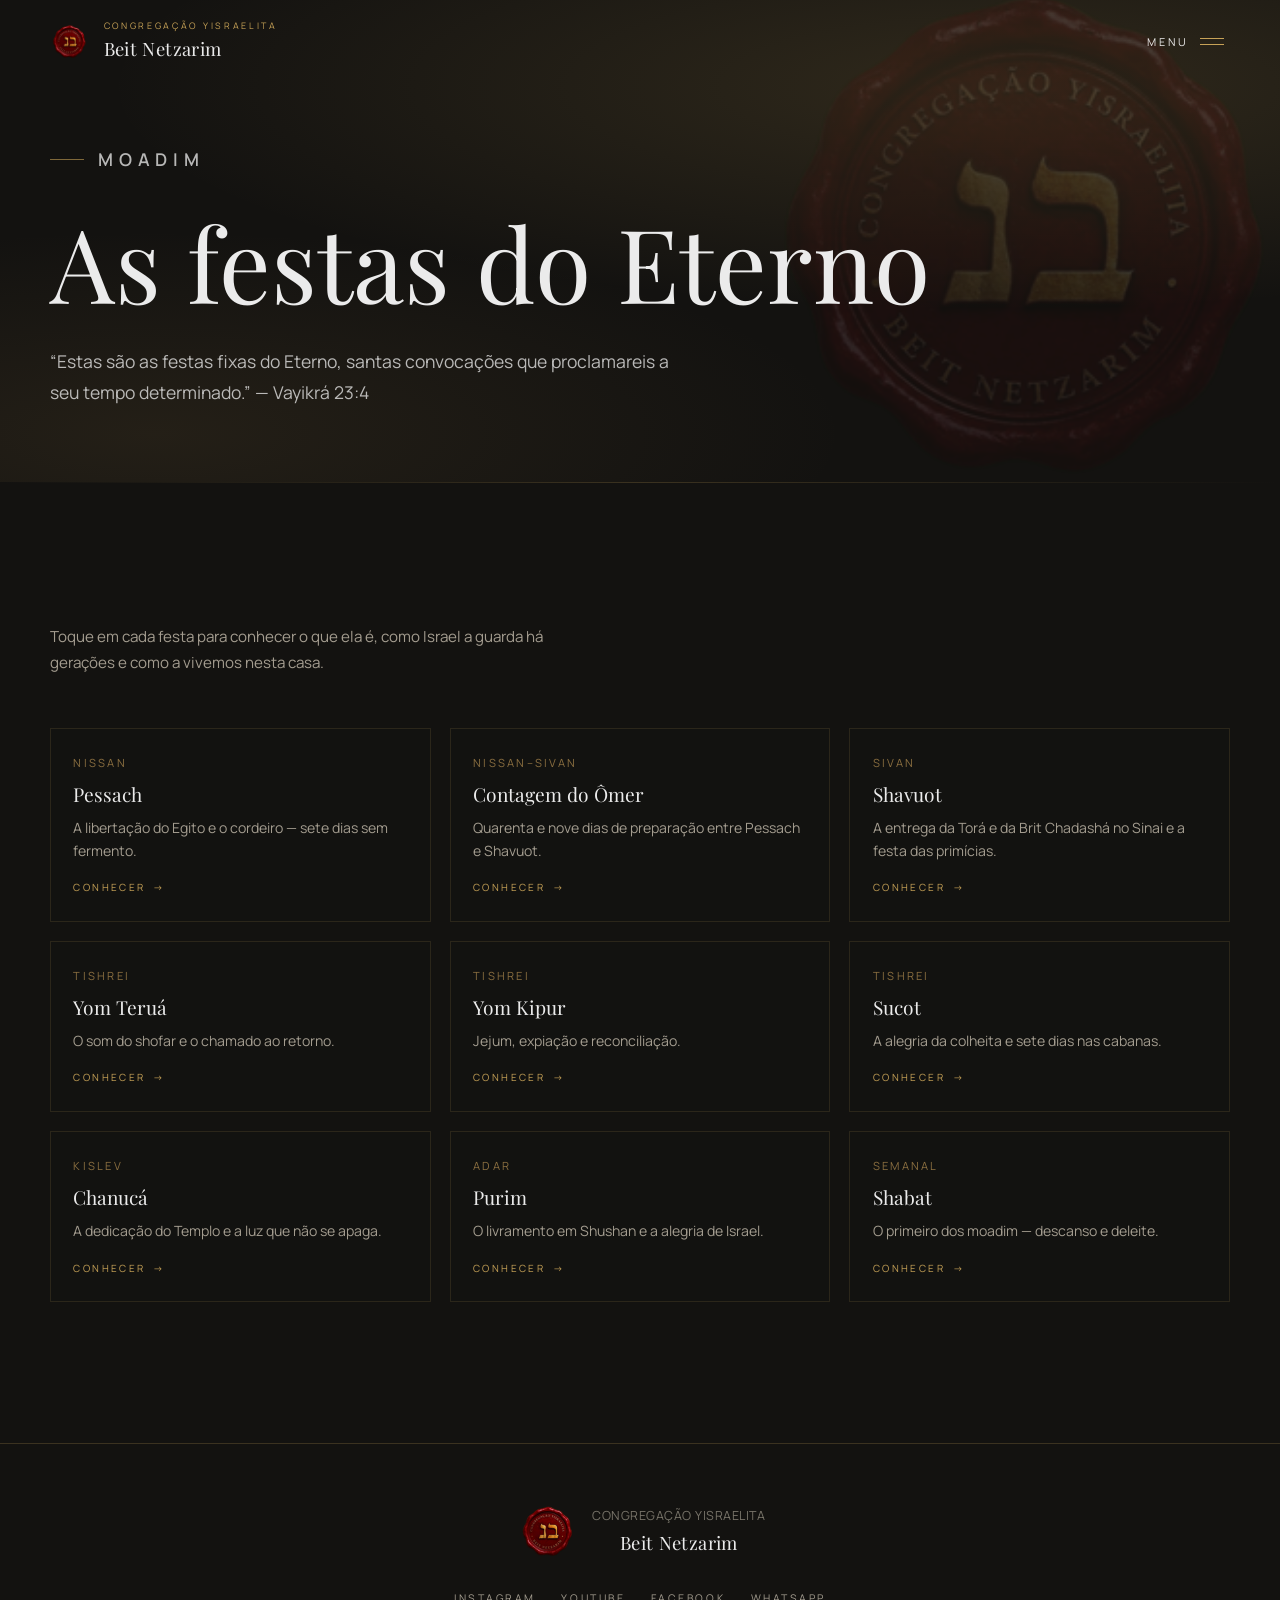
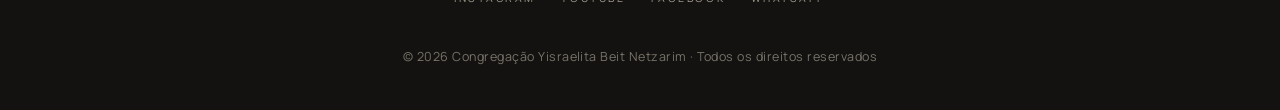
<file: moadim.html>
<!DOCTYPE html>
<html lang="pt-BR">
<head>
<meta charset="utf-8">
<meta name="viewport" content="width=device-width, initial-scale=1">
<title>As Festas do Eterno — Congregação Yisraelita Beit Netzarim</title>
<meta name="description" content="Os moadim: Pessach, Contagem do Ômer, Shavuot, Yom Teruá, Yom Kipur, Sucot, Chanucá, Purim e Shabat — o que são, como Israel as guarda e como as vivemos.">
<meta name="theme-color" content="#131210">
<meta property="og:type" content="website">
<meta property="og:title" content="As Festas do Eterno — Beit Netzarim">
<meta property="og:description" content="Os moadim, tempos marcados pelo Eterno: o que são, como Israel os guarda e como os vivemos nesta casa.">
<meta property="og:locale" content="pt_BR">
<meta property="og:url" content="https://beitnetzarim.org.br/moadim.html">
<meta property="og:image" content="https://beitnetzarim.org.br/logo.png">
<link rel="canonical" href="https://beitnetzarim.org.br/moadim.html">

<link rel="icon" href="favicon.png" type="image/png">
<link rel="apple-touch-icon" href="icon-180.png">
<link rel="manifest" href="manifest.json">
<meta name="apple-mobile-web-app-capable" content="yes">
<meta name="apple-mobile-web-app-title" content="Beit Netzarim">

<link rel="preconnect" href="https://fonts.googleapis.com">
<link rel="preconnect" href="https://fonts.gstatic.com" crossorigin>
<link href="https://fonts.googleapis.com/css2?family=Manrope:wght@300;400;500;600;700&family=Playfair+Display:ital,wght@0,400;0,500;1,400&display=swap" rel="stylesheet">
<link rel="stylesheet" href="styles.css">
<script>document.documentElement.classList.add('js-reveal');</script>
</head>
<body>

<!-- ==================== CABEÇALHO ==================== -->
<header class="site-header" id="header">
  <a class="brand" href="index.html#inicio" aria-label="Beit Netzarim — início">
    <img class="brand__mark" src="logo-96.png" alt="" width="96" height="96">
    <span class="brand__text">
      <small>Congregação Yisraelita</small>
      <strong>Beit Netzarim</strong>
    </span>
  </a>
  <button class="menu-btn" id="menuBtn" aria-expanded="false" aria-controls="overlay">
    <span class="label">Menu</span>
    <span class="menu-btn__bars" aria-hidden="true"><span></span><span></span></span>
  </button>
</header>

<!-- ==================== MENU ==================== -->
<div class="overlay" id="overlay" role="dialog" aria-modal="true" aria-label="Menu de navegação">
  <div class="overlay__inner">
    <nav>
      <a href="index.html#inicio"><span>01</span>Início</a>
      <a href="index.html#quem-somos"><span>02</span>Quem Somos</a>
      <a href="index.html#lideranca"><span>03</span>Nosso Líder</a>
      <a href="index.html#pilares"><span>04</span>Nossos Pilares</a>
      <a href="emunatenu.html"><span>05</span>Nossa Fé</a>
      <a href="encontros.html"><span>06</span>Encontros</a>
      <a href="moadim.html"><span>07</span>Moadim</a>
      <a href="tora.html"><span>08</span>Torá e Brit Chadashá</a>
      <a href="calendario.html"><span>09</span>Calendário</a>
      <a href="index.html#ensino"><span>10</span>Ensino</a>
      <a href="index.html#tzedaka"><span>11</span>Tzedaká</a>
      <a href="contato.html"><span>12</span>Contato</a>
    </nav>
    <aside class="overlay__aside">
      <h4>Onde estamos</h4>
      <p>Rua Exemplo, 000 — Bairro<br>Cidade / UF — CEP 00000-000</p>
      <h4>Fale conosco</h4>
      <p><a href="https://wa.me/5500000000000">(00) 00000-0000</a><br>
         <a href="mailto:contato@beitnetzarim.com.br">contato@beitnetzarim.com.br</a></p>
      <h4>Shabat</h4>
      <p>Sexta-feira, ao pôr do sol — Kabalat Shabat<br>Sábado, 10h — Shacharit, Torá e Brit Chadashá<br>Sábado, 15h — Minchá</p>
    </aside>
  </div>
</div>

<!-- ==================== INTRODUÇÃO ==================== -->
<section class="hero hero--pagina" id="inicio">
  <div class="hero__bg" aria-hidden="true"></div>
  <div class="wrap">
    <p class="eyebrow reveal">Moadim</p>
    <h1 class="reveal hero--pagina__titulo">As festas do Eterno</h1>
    <p class="lead reveal" style="max-width:58ch">“Estas são as festas fixas do Eterno, santas convocações
      que proclamareis a seu tempo determinado.” — Vayikrá 23:4</p>
  </div>
</section>

<hr class="rule">

<!-- ==================== MOADIM ==================== -->
<section id="moadim">
  <div class="wrap">
    <p class="muted reveal" style="max-width:56ch;font-size:.95rem">Toque em cada festa
      para conhecer o que ela é, como Israel a guarda há gerações e como a vivemos nesta casa.</p>

    <div class="moadim">
      <button class="moed reveal" type="button" data-moed="pessach">
        <span class="mes">Nissan</span><b>Pessach</b>
        <small>A libertação do Egito e o cordeiro — sete dias sem fermento.</small>
        <span class="abrir">Conhecer</span>
      </button>
      <button class="moed reveal" type="button" data-moed="omer">
        <span class="mes">Nissan–Sivan</span><b>Contagem do Ômer</b>
        <small>Quarenta e nove dias de preparação entre Pessach e Shavuot.</small>
        <span class="abrir">Conhecer</span>
      </button>
      <button class="moed reveal" type="button" data-moed="shavuot">
        <span class="mes">Sivan</span><b>Shavuot</b>
        <small>A entrega da Torá e da Brit Chadashá no Sinai e a festa das primícias.</small>
        <span class="abrir">Conhecer</span>
      </button>
      <button class="moed reveal" type="button" data-moed="teruah">
        <span class="mes">Tishrei</span><b>Yom Teruá</b>
        <small>O som do shofar e o chamado ao retorno.</small>
        <span class="abrir">Conhecer</span>
      </button>
      <button class="moed reveal" type="button" data-moed="kipur">
        <span class="mes">Tishrei</span><b>Yom Kipur</b>
        <small>Jejum, expiação e reconciliação.</small>
        <span class="abrir">Conhecer</span>
      </button>
      <button class="moed reveal" type="button" data-moed="sucot">
        <span class="mes">Tishrei</span><b>Sucot</b>
        <small>A alegria da colheita e sete dias nas cabanas.</small>
        <span class="abrir">Conhecer</span>
      </button>
      <button class="moed reveal" type="button" data-moed="chanuca">
        <span class="mes">Kislev</span><b>Chanucá</b>
        <small>A dedicação do Templo e a luz que não se apaga.</small>
        <span class="abrir">Conhecer</span>
      </button>
      <button class="moed reveal" type="button" data-moed="purim">
        <span class="mes">Adar</span><b>Purim</b>
        <small>O livramento em Shushan e a alegria de Israel.</small>
        <span class="abrir">Conhecer</span>
      </button>
      <button class="moed reveal" type="button" data-moed="shabat">
        <span class="mes">Semanal</span><b>Shabat</b>
        <small>O primeiro dos moadim — descanso e deleite.</small>
        <span class="abrir">Conhecer</span>
      </button>
    </div>
  </div>

  <!-- ---------- janelas de cada festa ---------- -->

  <dialog class="moed-modal" id="moed-pessach" aria-labelledby="t-pessach">
    <div class="moed-modal__head">
      <p class="eyebrow">15 de Nissan &middot; Shemot 12 &middot; Vayikrá 23:5-8</p>
      <h3 id="t-pessach">Pessach <span class="he">פֶּסַח</span></h3>
      <button class="moed-modal__close" type="button" aria-label="Fechar">&times;</button>
    </div>
    <div class="moed-modal__body">
      <h4>O que é</h4>
      <p>Pessach recorda a saída de Israel do Egito. Na décima praga, o sangue do cordeiro nos umbrais
        fez a morte passar por cima das casas — daí o nome, de <em class="gold">passar por cima</em>. A
        Torá e a Brit Chadashá mandam comer o cordeiro com matzá e ervas amargas naquela noite e, em seguida, guardar sete
        dias de Chag HaMatzot, a festa dos pães sem fermento, sem que haja chametz (fermento) nas casas.</p>

      <h4>Como Israel guarda</h4>
      <p>Nas semanas anteriores as casas são limpas de todo chametz. Na noite de 14 de Nissan faz-se a
        <em class="gold">bedikat chametz</em>, a busca do fermento à luz de vela, e na manhã seguinte o
        que restou é queimado. Ao anoitecer começa o Seder, a ceia ordenada em quinze etapas, conduzida
        pela Hagadá: os quatro copos de vinho, a matzá, o maror, o charoset, as Quatro Perguntas feitas
        pela criança mais nova, o afikoman escondido e resgatado, o Halel cantado à mesa. O primeiro e o
        sétimo dias são <em class="gold">yom tov</em>, dias santos de descanso, e durante toda a semana
        não se come nem se possui fermento.</p>

      <h4>Como vivemos em Beit Netzarim</h4>
      <p>Guardamos a festa do mesmo modo: limpamos o chametz, celebramos o Seder com a Hagadá, os quatro
        copos e as mesmas bênçãos, e mantemos os sete dias de matzot. À mesa, lemos a redenção do Egito
        como ela é — o ato pelo qual o Eterno fez de Israel o seu povo — e nela reconhecemos também o
        Mashiach: Yeshua, entregue no tempo de Pessach, é para nós o cordeiro cujo sangue nos cobre. A
        matzá partida, escondida e trazida de volta e o copo da redenção falam ao nosso coração da sua
        morte e do seu retorno.</p>

      <p class="moed-modal__nota">Uma mesma ceia, uma mesma ordem, uma mesma memória de libertação —
        cada família a vive com a profundidade que o Eterno lhe concede.</p>
    </div>
  </dialog>

  <dialog class="moed-modal" id="moed-omer" aria-labelledby="t-omer">
    <div class="moed-modal__head">
      <p class="eyebrow">49 dias &middot; Vayikrá 23:15-16</p>
      <h3 id="t-omer">Sefirat HaOmer <span class="he">סְפִירַת הָעוֹמֶר</span></h3>
      <button class="moed-modal__close" type="button" aria-label="Fechar">&times;</button>
    </div>
    <div class="moed-modal__body">
      <h4>O que é</h4>
      <p>A Torá e a Brit Chadashá ordenam contar sete semanas completas a partir do dia em que se trazia o
        <em class="gold">ômer</em>, a primeira porção da colheita da cevada, até o dia seguinte à sétima
        semana — quarenta e nove dias que desembocam em Shavuot. É a única mitsvá que se cumpre falando
        um número por dia, e ela liga a libertação de Pessach ao Sinai.</p>

      <h4>Como Israel guarda</h4>
      <p>A cada noite, desde a segunda de Pessach, recita-se a bênção e conta-se o dia em voz alta:
        “hoje são tantos dias, que fazem tantas semanas e tantos dias do ômer”. O período é vivido como
        tempo de refinamento do caráter, cada semana associada a uma qualidade a ser trabalhada. É também
        tempo de contenção — não se marcam casamentos nem festas com música, em memória dos alunos de
        Rabi Akiva —, com uma pausa alegre em Lag BaOmer, o trigésimo terceiro dia.</p>

      <h4>Como vivemos em Beit Netzarim</h4>
      <p>Contamos os mesmos quarenta e nove dias, com a mesma bênção, noite após noite, e usamos esse
        tempo para examinar a vida e preparar o coração para Shavuot. A oferta do ômer, trazida como
        primícias da colheita, é lida entre nós também como figura de Yeshua, primícias da ressurreição;
        e a contagem se torna caminho consciente da libertação até a entrega da Torá e da Brit Chadashá.</p>
    </div>
  </dialog>

  <dialog class="moed-modal" id="moed-shavuot" aria-labelledby="t-shavuot">
    <div class="moed-modal__head">
      <p class="eyebrow">6 de Sivan &middot; Vayikrá 23:15-21 &middot; Devarim 16:9-12</p>
      <h3 id="t-shavuot">Shavuot <span class="he">שָׁבוּעוֹת</span></h3>
      <button class="moed-modal__close" type="button" aria-label="Fechar">&times;</button>
    </div>
    <div class="moed-modal__body">
      <h4>O que é</h4>
      <p>Shavuot — “semanas” — encerra a contagem do ômer. Na Torá e na Brit Chadashá é festa de colheita: traziam-se ao
        Templo os dois pães do trigo novo e as <em class="gold">bikurim</em>, as primícias dos frutos da
        terra. A tradição de Israel a conhece também como <em class="gold">Zman Matan Toratenu</em>, o
        tempo da entrega da nossa Torá e da nossa Brit Chadashá, pois foi por esses dias que o povo se pôs diante do Sinai.</p>

      <h4>Como Israel guarda</h4>
      <p>Muitos passam a noite acordados no <em class="gold">Tikun Leil Shavuot</em>, estudando Torá e Brit Chadashá até
        o amanhecer, para reparar simbolicamente o sono do povo na véspera do Sinai. Pela manhã leem-se
        os Dez Mandamentos, de pé, e o livro de Rute, com sua colheita e sua adesão ao Elohim de Israel.
        As casas e sinagogas são enfeitadas com verdes e flores, comem-se laticínios, e o dia é yom tov,
        de descanso.</p>

      <h4>Como vivemos em Beit Netzarim</h4>
      <p>Fazemos a mesma vigília de estudo, lemos os Dez Mandamentos e o livro de Rute, e celebramos a
        Torá e a Brit Chadashá dadas no Sinai como dádiva que permanece. Nesta casa recordamos, junto com isso, o dia em que
        a Ruach HaKodesh foi derramada sobre os talmidim reunidos em Yerushalayim, também em Shavuot — a
        mesma Torá e a mesma Brit Chadashá, agora escritas no coração, como prometeu Yirmeyahu. Colheita, Sinai e Ruach são para
        nós um só fio.</p>
    </div>
  </dialog>

  <dialog class="moed-modal" id="moed-teruah" aria-labelledby="t-teruah">
    <div class="moed-modal__head">
      <p class="eyebrow">1 de Tishrei &middot; Vayikrá 23:23-25 &middot; Bamidbar 29:1</p>
      <h3 id="t-teruah">Yom Teruá <span class="he">יוֹם תְּרוּעָה</span></h3>
      <button class="moed-modal__close" type="button" aria-label="Fechar">&times;</button>
    </div>
    <div class="moed-modal__body">
      <h4>O que é</h4>
      <p>A Torá e a Brit Chadashá chamam o primeiro dia do sétimo mês de dia de descanso, santa convocação e
        <em class="gold">teruá</em> — o dia do toque. Em Israel ele é conhecido como Rosh Hashaná, cabeça
        do ano, e abre os Yamim Noraim, os dez dias temíveis que vão até Yom Kipur: tempo em que o povo
        se apresenta diante do Rei para exame e retorno.</p>

      <h4>Como Israel guarda</h4>
      <p>O centro do dia é o shofar. Sopram-se cem toques — tekiá, shevarim, teruá e a longa tekiá
        guedolá —, e a liturgia se organiza em três temas: a realeza do Eterno, a lembrança diante d'Ele
        e o próprio som do shofar. Muitos vão às águas para o <em class="gold">tashlich</em>, lançando
        simbolicamente as faltas ao fundo do mar. À mesa há maçã com mel e romã, pedindo um ano doce e
        cheio de méritos. É yom tov, dia de descanso.</p>

      <h4>Como vivemos em Beit Netzarim</h4>
      <p>Ouvimos o mesmo shofar, guardamos o descanso e entramos nos dez dias de teshuvá com o mesmo
        exame de vida e o mesmo pedido de perdão a quem ofendemos. Preferimos o nome que a Torá e a Brit Chadashá dão ao
        dia, Yom Teruá, e escutamos no toque, além do chamado ao retorno, o anúncio do dia em que o
        Mashiach será revelado a toda a terra.</p>
    </div>
  </dialog>

  <dialog class="moed-modal" id="moed-kipur" aria-labelledby="t-kipur">
    <div class="moed-modal__head">
      <p class="eyebrow">10 de Tishrei &middot; Vayikrá 16 &middot; Vayikrá 23:26-32</p>
      <h3 id="t-kipur">Yom Kipur <span class="he">יוֹם כִּפּוּר</span></h3>
      <button class="moed-modal__close" type="button" aria-label="Fechar">&times;</button>
    </div>
    <div class="moed-modal__body">
      <h4>O que é</h4>
      <p>O dia mais solene do ano: o Eterno ordena afligir a alma e cessar todo trabalho, e nesse dia se
        faz expiação por Israel. No Templo, o Kohen Gadol entrava no Lugar Santíssimo uma única vez ao
        ano, com o incenso e o sangue, e sobre o bode enviado ao deserto eram confessadas as faltas do
        povo.</p>

      <h4>Como Israel guarda</h4>
      <p>Jejua-se por cerca de vinte e cinco horas, sem comer nem beber, abstendo-se ainda de banho, de
        unção, de calçado de couro e de relações conjugais. A entrada é marcada pelo Kol Nidrei e o
        encerramento pela Neilá, quando as portas se fecham; ao longo do dia repete-se o
        <em class="gold">vidui</em>, a confissão, e lê-se o livro de Yoná. Antes do dia, cada um procura
        aquele a quem ofendeu: o que é entre a pessoa e o próximo só se resolve com o próximo.</p>

      <h4>Como vivemos em Beit Netzarim</h4>
      <p>Jejuamos e afligimos a alma como a Torá e a Brit Chadashá mandam, buscamos reconciliação com quem magoamos antes
        que o dia chegue e passamos as horas em oração, confissão e leitura. Ao recordar o serviço do
        Kohen Gadol, contemplamos a <em class="gold">kapará</em> (כַּפָּרָה) realizada por Yeshua HaMashiach, e o dia
        se torna, para nós, tempo de gratidão e de exame profundo — não de desespero, mas de retorno.</p>
    </div>
  </dialog>

  <dialog class="moed-modal" id="moed-sucot" aria-labelledby="t-sucot">
    <div class="moed-modal__head">
      <p class="eyebrow">15 a 21 de Tishrei &middot; Vayikrá 23:33-43</p>
      <h3 id="t-sucot">Sucot <span class="he">סֻכּוֹת</span></h3>
      <button class="moed-modal__close" type="button" aria-label="Fechar">&times;</button>
    </div>
    <div class="moed-modal__body">
      <h4>O que é</h4>
      <p>Sete dias de alegria, ao fim da colheita, em que Israel deixa a casa firme e habita em cabanas —
        para que as gerações saibam que o Eterno fez o povo habitar em sucot ao tirá-lo do Egito. É
        chamada simplesmente <em class="gold">HeChag</em>, a Festa, e a Torá e a Brit Chadashá mandam alegrar-se nela.</p>

      <h4>Como Israel guarda</h4>
      <p>Constrói-se a sucá, de cobertura vegetal por onde se enxergam as estrelas, e nela se come — e
        muitos dormem — durante os sete dias. Toma-se diariamente as quatro espécies: o lulav da
        tamareira, o etrog, os ramos de murta e de salgueiro, agitados com bênção nas seis direções.
        Recebem-se convidados à mesa, cantam-se as hoshanot, e o sétimo dia, Hoshaná Rabá, é de súplica.
        Logo em seguida vêm Sheminí Atzeret, com a oração pela chuva, e Simchat Torá, quando se encerra e
        se recomeça o ciclo de leitura, dançando com os rolos.</p>

      <h4>Como vivemos em Beit Netzarim</h4>
      <p>Levantamos a nossa sucá, tomamos as quatro espécies, comemos e nos alegramos juntos, recebendo
        visitantes e ensinando as crianças por que moramos sete dias sob os ramos. Lembramos que o Eterno
        habitou no meio do seu povo no deserto, vemos em Yeshua a promessa de que Ele habitaria entre os
        homens, e olhamos para o dia anunciado por Zecharyah, em que as nações subirão a Yerushalayim
        para celebrar esta mesma festa.</p>
    </div>
  </dialog>

  <dialog class="moed-modal" id="moed-chanuca" aria-labelledby="t-chanuca">
    <div class="moed-modal__head">
      <p class="eyebrow">25 de Kislev &middot; oito dias &middot; festa de dedicação</p>
      <h3 id="t-chanuca">Chanucá <span class="he">חֲנֻכָּה</span></h3>
      <button class="moed-modal__close" type="button" aria-label="Fechar">&times;</button>
    </div>
    <div class="moed-modal__body">
      <h4>O que é</h4>
      <p>Chanucá — “dedicação” — recorda a purificação e a rededicação do Templo de Yerushalayim, no
        século II a.E.C., depois de anos de profanação e do levante conduzido pelos Macabeus contra a
        proibição de viver segundo a Torá e a Brit Chadashá. A tradição conta que o óleo puro encontrado, suficiente para
        um dia, ardeu por oito. Não é uma das festas fixadas na Torá nem na Brit Chadashá, e sim uma festa da história de
        Israel, guardada por todo o povo.</p>

      <h4>Como Israel guarda</h4>
      <p>A cada uma das oito noites acende-se mais uma luz na chanukiá, com o
        <em class="gold">shamash</em>, colocada à janela ou à porta para que a luz seja vista da rua.
        Recitam-se as bênçãos e cantam-se o Hanerot Halalu e o Maoz Tzur; nas orações acrescenta-se o Al
        HaNissim e recita-se o Halel. Comem-se alimentos fritos em óleo — sufganiot e levivot — e as
        crianças brincam com o sevivon. O trabalho é permitido: são dias de luz e de gratidão, não de
        descanso obrigatório.</p>

      <h4>Como vivemos em Beit Netzarim</h4>
      <p>Acendemos a chanukiá noite após noite com as mesmas bênçãos, cantamos, comemos e contamos às
        crianças a fidelidade daqueles que não abriram mão da Torá e da Brit Chadashá. Guardamos também que Yeshua esteve em
        Yerushalayim durante esta festa, e que a luz que se coloca à janela nos ensina a não esconder
        aquilo que cremos.</p>
    </div>
  </dialog>

  <dialog class="moed-modal" id="moed-purim" aria-labelledby="t-purim">
    <div class="moed-modal__head">
      <p class="eyebrow">14 de Adar &middot; Meguilat Ester</p>
      <h3 id="t-purim">Purim <span class="he">פּוּרִים</span></h3>
      <button class="moed-modal__close" type="button" aria-label="Fechar">&times;</button>
    </div>
    <div class="moed-modal__body">
      <h4>O que é</h4>
      <p>Purim celebra o livramento dos judeus do império persa, quando o decreto de extermínio tramado
        por Haman foi desfeito pela coragem de Ester e de Mordechai. O nome vem do <em class="gold">pur</em>,
        a sorte lançada para marcar o dia da destruição — e que acabou marcando o dia da alegria. Como
        Chanucá, é festa da história de Israel, instituída pelos que viveram aqueles dias.</p>

      <h4>Como Israel guarda</h4>
      <p>São quatro as obrigações do dia: ouvir a leitura da Meguilat Ester duas vezes, à noite e de
        manhã, fazendo barulho a cada menção de Haman; enviar porções de comida ao próximo
        (<em class="gold">mishloach manot</em>); dar presentes aos necessitados
        (<em class="gold">matanot laevyonim</em>); e fazer uma refeição festiva. Na véspera muitos jejuam
        no Taanit Ester, e as crianças — e não só elas — se fantasiam, lembrando que o rosto do Eterno
        estava oculto naquela história.</p>

      <h4>Como vivemos em Beit Netzarim</h4>
      <p>Lemos a Meguilá com a comunidade reunida, enviamos porções uns aos outros, socorremos os
        necessitados e nos alegramos à mesa. Aprendemos com Ester que o Eterno preserva o seu povo mesmo
        quando parece calado, e essa certeza sustenta a nossa fidelidade nos tempos difíceis.</p>
    </div>
  </dialog>

  <dialog class="moed-modal" id="moed-shabat" aria-labelledby="t-shabat">
    <div class="moed-modal__head">
      <p class="eyebrow">Semanal &middot; Shemot 20:8-11 &middot; Vayikrá 23:3</p>
      <h3 id="t-shabat">Shabat <span class="he">שַׁבָּת</span></h3>
      <button class="moed-modal__close" type="button" aria-label="Fechar">&times;</button>
    </div>
    <div class="moed-modal__body">
      <h4>O que é</h4>
      <p>O sétimo dia, santificado desde a criação e gravado nos Dez Mandamentos. A Torá e a Brit Chadashá o colocam à
        frente de todos os moadim: um dia inteiro em que o trabalho cessa, do pôr do sol de sexta-feira
        ao anoitecer de sábado, como sinal perpétuo entre o Eterno e Israel.</p>

      <h4>Como Israel guarda</h4>
      <p>Pouco antes do pôr do sol a mulher acende as velas e o Shabat entra. Vem o Kidush sobre a taça
        de vinho, as duas chalot cobertas sobre a mesa, a bênção sobre os filhos e as três refeições do
        dia. Na sinagoga lê-se a porção semanal da Torá e da Brit Chadashá. Abstém-se das trinta e nove categorias de
        trabalho aprendidas da construção do Mishcan. Ao anoitecer de sábado, a Havdalá separa o santo do
        comum, com vinho, especiarias aromáticas e a vela trançada.</p>

      <h4>Como vivemos em Beit Netzarim</h4>
      <p>Acendemos as velas, fazemos o Kidush, abençoamos os filhos, partimos as chalot e nos reunimos
        para oração, leitura da parashá e mesa, encerrando com a Havdalá. Guardamos o dia como descanso e
        deleite, e nele recordamos que o Mashiach é aquele que dá descanso à alma — de modo que o Shabat
        é, ao mesmo tempo, mandamento cumprido e antegozo do mundo vindouro.</p>

      <p class="moed-modal__nota">Se você quiser conhecer, é aqui que costumamos receber quem chega pela
        primeira vez. Venha em um Shabat.</p>
    </div>
  </dialog>

</section>

<!-- ==================== RODAPÉ ==================== -->
<footer class="site-footer">
  <div class="wrap">
    <a class="brand" href="index.html#inicio">
      <img class="brand__mark brand__mark--footer" src="logo-96.png" alt="" width="96" height="96" loading="lazy">
      <span class="brand__text">
        <small>Congregação Yisraelita</small>
        <strong>Beit Netzarim</strong>
      </span>
    </a>
    <div class="social">
      <a href="#" rel="noopener">Instagram</a>
      <a href="https://www.youtube.com/channel/UC_2wBOGGuZ4y0qSCQz2NJFg" target="_blank" rel="noopener">YouTube</a>
      <a href="#" rel="noopener">Facebook</a>
      <a href="https://wa.me/5500000000000" rel="noopener">WhatsApp</a>
    </div>
    <small>&copy; <span id="ano"></span> Congregação Yisraelita Beit Netzarim &middot; Todos os direitos reservados</small>
  </div>
</footer>

<script src="main.js"></script>
</body>
</html>
</file>
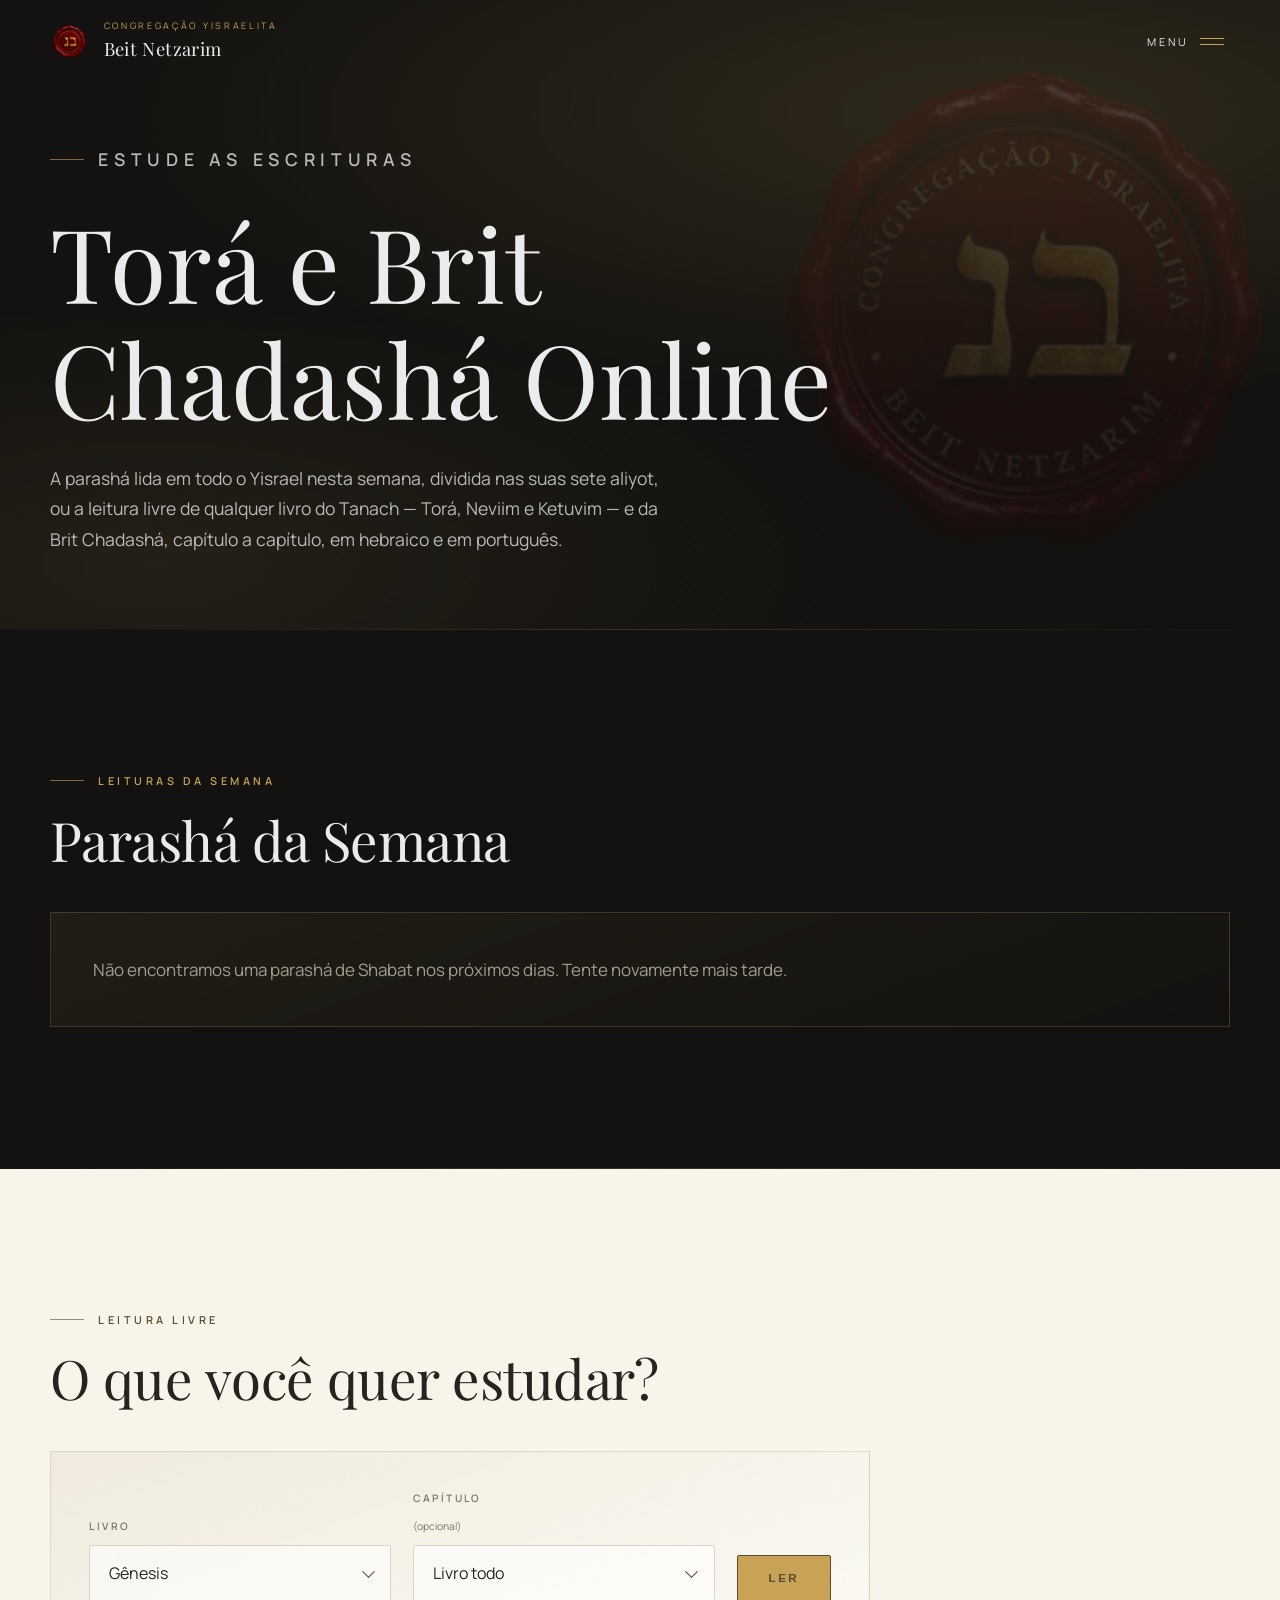
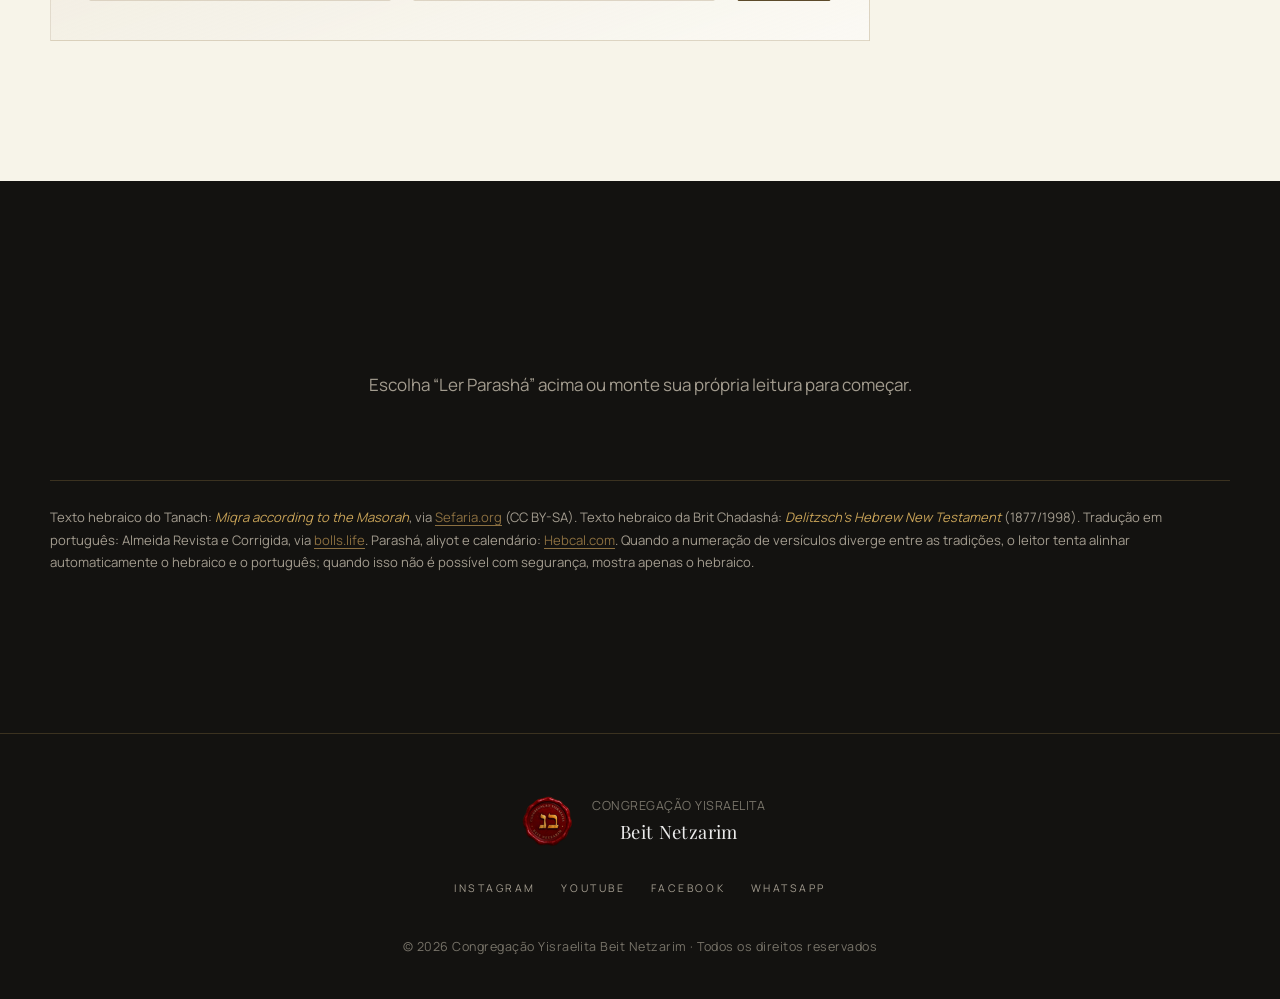
<file: tora.html>
<!DOCTYPE html>
<html lang="pt-BR">
<head>
<meta charset="utf-8">
<meta name="viewport" content="width=device-width, initial-scale=1">
<title>Torá e Brit Chadashá Online — Congregação Yisraelita Beit Netzarim</title>
<meta name="description" content="Leia as Escrituras on-line: a parashá da semana com a divisão em aliyot, ou escolha livremente qualquer livro do Tanach e da Brit Chadashá — texto hebraico e tradução em português.">
<meta name="theme-color" content="#131210">
<meta property="og:type" content="website">
<meta property="og:title" content="Torá e Brit Chadashá Online — Beit Netzarim">
<meta property="og:description" content="A parashá da semana e a leitura livre de todo o Tanach e da Brit Chadashá, em hebraico e português.">
<meta property="og:locale" content="pt_BR">
<meta property="og:url" content="https://beitnetzarim.org.br/tora.html">
<meta property="og:image" content="https://beitnetzarim.org.br/logo.png">
<link rel="canonical" href="https://beitnetzarim.org.br/tora.html">

<link rel="icon" href="favicon.png" type="image/png">
<link rel="apple-touch-icon" href="icon-180.png">
<link rel="manifest" href="manifest.json">
<meta name="apple-mobile-web-app-capable" content="yes">
<meta name="apple-mobile-web-app-title" content="Beit Netzarim">

<link rel="preconnect" href="https://fonts.googleapis.com">
<link rel="preconnect" href="https://fonts.gstatic.com" crossorigin>
<link href="https://fonts.googleapis.com/css2?family=Manrope:wght@300;400;500;600;700&family=Playfair+Display:ital,wght@0,400;0,500;1,400&display=swap" rel="stylesheet">
<link rel="stylesheet" href="styles.css">
<script>document.documentElement.classList.add('js-reveal');</script>
</head>
<body>

<!-- ==================== CABEÇALHO ==================== -->
<header class="site-header" id="header">
  <a class="brand" href="index.html#inicio" aria-label="Beit Netzarim — início">
    <img class="brand__mark" src="logo-96.png" alt="" width="96" height="96">
    <span class="brand__text">
      <small>Congregação Yisraelita</small>
      <strong>Beit Netzarim</strong>
    </span>
  </a>
  <button class="menu-btn" id="menuBtn" aria-expanded="false" aria-controls="overlay">
    <span class="label">Menu</span>
    <span class="menu-btn__bars" aria-hidden="true"><span></span><span></span></span>
  </button>
</header>

<!-- ==================== MENU ==================== -->
<div class="overlay" id="overlay" role="dialog" aria-modal="true" aria-label="Menu de navegação">
  <div class="overlay__inner">
    <nav>
      <a href="index.html#inicio"><span>01</span>Início</a>
      <a href="index.html#quem-somos"><span>02</span>Quem Somos</a>
      <a href="index.html#lideranca"><span>03</span>Nosso Líder</a>
      <a href="index.html#pilares"><span>04</span>Nossos Pilares</a>
      <a href="emunatenu.html"><span>05</span>Nossa Fé</a>
      <a href="encontros.html"><span>06</span>Encontros</a>
      <a href="moadim.html"><span>07</span>Moadim</a>
      <a href="tora.html"><span>08</span>Torá e Brit Chadashá</a>
      <a href="calendario.html"><span>09</span>Calendário</a>
      <a href="index.html#ensino"><span>10</span>Ensino</a>
      <a href="index.html#tzedaka"><span>11</span>Tzedaká</a>
      <a href="contato.html"><span>12</span>Contato</a>
    </nav>
    <aside class="overlay__aside">
      <h4>Onde estamos</h4>
      <p>Rua Exemplo, 000 — Bairro<br>Cidade / UF — CEP 00000-000</p>
      <h4>Fale conosco</h4>
      <p><a href="https://wa.me/5500000000000">(00) 00000-0000</a><br>
         <a href="mailto:contato@beitnetzarim.com.br">contato@beitnetzarim.com.br</a></p>
      <h4>Shabat</h4>
      <p>Sexta-feira, ao pôr do sol — Kabalat Shabat<br>Sábado, 10h — Shacharit, Torá e Brit Chadashá<br>Sábado, 15h — Minchá</p>
    </aside>
  </div>
</div>

<!-- ==================== INTRODUÇÃO ==================== -->
<section class="hero hero--pagina" id="inicio">
  <div class="hero__bg" aria-hidden="true"></div>
  <div class="wrap">
    <p class="eyebrow reveal">Estude as Escrituras</p>
    <h1 class="reveal hero--pagina__titulo">Torá e Brit Chadashá Online</h1>
    <p class="lead reveal" style="max-width:56ch">A parashá lida em todo o Yisrael nesta semana, dividida
      nas suas sete aliyot, ou a leitura livre de qualquer livro do Tanach — Torá, Neviim e Ketuvim — e da
      Brit Chadashá, capítulo a capítulo, em hebraico e em português.</p>
  </div>
</section>

<hr class="rule">

<!-- ==================== PARASHÁ DA SEMANA ==================== -->
<section id="parasha-semana">
  <div class="wrap">
    <p class="eyebrow reveal">Leituras da semana</p>
    <h2 class="reveal">Parashá da Semana</h2>

    <div class="parasha-card reveal" id="parashaCard" aria-live="polite">
      <p class="parasha-card__status">Buscando a parashá desta semana…</p>
    </div>
  </div>
</section>

<hr class="rule">

<!-- ==================== LEITURA LIVRE ==================== -->
<section id="leitura-livre" class="light">
  <div class="wrap">
    <p class="eyebrow reveal">Leitura livre</p>
    <h2 class="reveal">O que você quer estudar?</h2>

    <div class="estudo-painel reveal">
      <form class="estudo-form" id="estudoForm">
        <label>Livro
          <span class="campo-select">
            <select class="campo-select__el" id="estudoLivro" name="livro"></select>
          </span>
        </label>
        <label>Capítulo <span style="text-transform:none;letter-spacing:0;font-weight:400">(opcional)</span>
          <span class="campo-select">
            <select class="campo-select__el" id="estudoCapitulo" name="capitulo">
              <option value="">Livro todo</option>
            </select>
          </span>
        </label>
        <button class="btn btn--solid" type="submit">Ler</button>
      </form>
    </div>
  </div>
</section>

<!-- ==================== LEITOR ==================== -->
<section id="leitor-secao">
  <div class="wrap">
    <div class="leitor" id="leitor">
      <p class="leitor__vazio reveal">Escolha “Ler Parashá” acima ou monte sua própria leitura para começar.</p>
    </div>

    <p class="fonte-nota reveal">Texto hebraico do Tanach: <em class="gold">Miqra according to the Masorah</em>,
      via <a href="https://www.sefaria.org" target="_blank" rel="noopener">Sefaria.org</a> (CC BY-SA). Texto
      hebraico da Brit Chadashá: <em class="gold">Delitzsch's Hebrew New Testament</em> (1877/1998). Tradução em
      português: Almeida Revista e Corrigida, via <a href="https://bolls.life" target="_blank" rel="noopener">bolls.life</a>.
      Parashá, aliyot e calendário: <a href="https://www.hebcal.com" target="_blank" rel="noopener">Hebcal.com</a>.
      Quando a numeração de versículos diverge entre as tradições, o leitor tenta alinhar automaticamente o
      hebraico e o português; quando isso não é possível com segurança, mostra apenas o hebraico.</p>
  </div>
</section>

<!-- ==================== RODAPÉ ==================== -->
<footer class="site-footer">
  <div class="wrap">
    <a class="brand" href="index.html#inicio">
      <img class="brand__mark brand__mark--footer" src="logo-96.png" alt="" width="96" height="96" loading="lazy">
      <span class="brand__text">
        <small>Congregação Yisraelita</small>
        <strong>Beit Netzarim</strong>
      </span>
    </a>
    <div class="social">
      <a href="#" rel="noopener">Instagram</a>
      <a href="https://www.youtube.com/channel/UC_2wBOGGuZ4y0qSCQz2NJFg" target="_blank" rel="noopener">YouTube</a>
      <a href="#" rel="noopener">Facebook</a>
      <a href="https://wa.me/5500000000000" rel="noopener">WhatsApp</a>
    </div>
    <small>&copy; <span id="ano"></span> Congregação Yisraelita Beit Netzarim &middot; Todos os direitos reservados</small>
  </div>
</footer>

<script src="main.js"></script>
<script src="tora.js"></script>
</body>
</html>
</file>
<file: styles.css>
/* ============================================================
   Congregação Yisraelita Beit Netzarim — estilos
   ============================================================ */

:root{
  --ink:#131210;
  --ink-2:#1b1a17;
  --ink-3:#292723;
  --cream:#f7f4e9;
  --text:#ebebeb;
  --muted:#a39c8f;
  --gold:#c7a257;
  --gold-deep:#8b6f40;
  --gold-dark:#5c4a2a;
  --line:rgba(199,162,87,.22);
  --serif:"Playfair Display", Georgia, "Times New Roman", serif;
  --sans:"Manrope", system-ui, -apple-system, "Segoe UI", sans-serif;
  --maxw:1180px;
}

*,*::before,*::after{box-sizing:border-box}
html{scroll-behavior:smooth}
body{
  margin:0;
  background:var(--ink);
  color:var(--text);
  font-family:var(--sans);
  font-size:17px;
  line-height:1.75;
  -webkit-font-smoothing:antialiased;
  overflow-x:hidden;
}
body.no-scroll{overflow:hidden}
img{max-width:100%;display:block}
a{color:inherit;text-decoration:none}

/* --- tipografia utilitária --- */
.serif{font-family:var(--serif)}
.eyebrow{
  font-size:.68rem;
  letter-spacing:.32em;
  text-transform:uppercase;
  color:var(--gold);
  font-weight:600;
  display:flex;
  align-items:center;
  gap:.9rem;
}
.eyebrow::before{
  content:"";
  width:34px;height:1px;background:var(--gold);opacity:.6;
  flex:none;
}
.eyebrow.center{justify-content:center}
h1,h2,h3{font-family:var(--serif);font-weight:400;line-height:1.14;margin:0}
h2{font-size:clamp(2rem,4.6vw,3.4rem);letter-spacing:-.01em}
h3{font-size:1.35rem}
p{margin:0 0 1.15rem}
.lead{font-size:1.08rem;color:rgba(235,235,235,.78)}
.muted{color:var(--muted)}
em.gold{color:var(--gold);font-style:italic}

.wrap{width:min(100% - 2.6rem,var(--maxw));margin-inline:auto}
section{position:relative;padding:clamp(5rem,11vw,9rem) 0;scroll-margin-top:5rem}
.rule{height:1px;background:linear-gradient(90deg,transparent,var(--line),transparent);border:0;margin:0}

/* --- botões --- */
.btn{
  display:inline-flex;align-items:center;gap:.7rem;
  padding:.95rem 1.9rem;
  font-size:.72rem;letter-spacing:.22em;text-transform:uppercase;font-weight:600;
  border:1px solid var(--gold);
  color:var(--gold);
  background:transparent;
  border-radius:2px;
  cursor:pointer;
  transition:background .35s ease,color .35s ease,transform .35s ease;
}
.btn:hover{background:var(--gold);color:var(--ink);transform:translateY(-2px)}
.btn--solid{background:var(--gold);color:var(--ink)}
.btn--solid:hover{background:var(--cream);border-color:var(--cream)}
.btn--ghost{border-color:rgba(235,235,235,.28);color:rgba(235,235,235,.85)}
.btn--ghost:hover{background:rgba(235,235,235,.9);border-color:transparent;color:var(--ink)}
.btn-row{display:flex;flex-wrap:wrap;gap:1rem;margin-top:2.2rem}

/* --- cabeçalho --- */
.site-header{
  position:fixed;inset:0 0 auto 0;z-index:60;
  display:flex;align-items:center;justify-content:space-between;
  padding:1.1rem clamp(1.3rem,4vw,3rem);
  transition:background .4s ease,padding .4s ease,border-color .4s ease;
  border-bottom:1px solid transparent;
}
.site-header.scrolled{
  background:rgba(19,18,16,.86);
  backdrop-filter:blur(14px);
  border-bottom-color:var(--line);
  padding-top:.8rem;padding-bottom:.8rem;
}
.brand{display:flex;align-items:center;gap:.85rem}
.brand__mark{width:42px;height:42px;flex:none;object-fit:contain}
.brand__mark--footer{width:64px;height:64px}
.brand__text small{
  display:block;font-size:.56rem;letter-spacing:.3em;text-transform:uppercase;color:var(--gold);
}
.brand__text strong{
  display:block;font-family:var(--serif);font-weight:400;font-size:1.15rem;letter-spacing:.02em;
}
.menu-btn{
  display:flex;align-items:center;gap:.7rem;background:none;border:0;color:var(--text);
  font-family:var(--sans);font-size:.68rem;letter-spacing:.28em;text-transform:uppercase;
  cursor:pointer;padding:.5rem;
}
.menu-btn__bars{display:grid;gap:5px}
.menu-btn__bars span{display:block;width:24px;height:1px;background:var(--gold);transition:transform .3s ease,opacity .3s ease}
body.menu-open .menu-btn__bars span:first-child{transform:translateY(3px) rotate(45deg)}
body.menu-open .menu-btn__bars span:last-child{transform:translateY(-3px) rotate(-45deg)}

/* --- menu overlay --- */
.overlay{
  position:fixed;inset:0;z-index:55;
  background:rgba(19,18,16,.97);
  display:grid;place-items:center;
  opacity:0;visibility:hidden;transition:opacity .45s ease,visibility .45s;
}
body.menu-open .overlay{opacity:1;visibility:visible}
.overlay__inner{
  width:min(100% - 3rem,var(--maxw));
  display:grid;gap:3rem;
  grid-template-columns:1.4fr .9fr;
  align-items:center;
}
.overlay nav{display:grid;gap:.2rem}
.overlay nav a{
  font-family:var(--serif);font-size:clamp(1.6rem,4.2vw,2.6rem);
  color:rgba(235,235,235,.85);
  padding:.2rem 0;
  display:flex;align-items:baseline;gap:1rem;
  opacity:0;transform:translateY(18px);
  transition:color .3s ease,opacity .5s ease,transform .5s ease;
}
body.menu-open .overlay nav a{opacity:1;transform:none}
.overlay nav a span{font-family:var(--sans);font-size:.6rem;letter-spacing:.2em;color:var(--gold-deep)}
.overlay nav a:hover{color:var(--gold)}
.overlay__aside{border-left:1px solid var(--line);padding-left:2.4rem;font-size:.92rem;color:var(--muted)}
.overlay__aside h4{font-family:var(--sans);font-size:.64rem;letter-spacing:.28em;text-transform:uppercase;color:var(--gold);margin:0 0 .6rem}
.overlay__aside p{margin-bottom:1.6rem;line-height:1.6}

/* --- hero --- */
.hero{
  min-height:100svh;display:flex;align-items:center;
  padding-top:7rem;padding-bottom:5rem;
  position:relative;overflow:hidden;
}
.hero__bg{
  position:absolute;inset:0;z-index:0;
  background:
    radial-gradient(120% 80% at 78% 18%,rgba(199,162,87,.16),transparent 58%),
    radial-gradient(90% 70% at 12% 90%,rgba(139,111,64,.14),transparent 60%),
    var(--ink);
}
/* selo da congregação como marca d'água do hero */
.hero__bg::after{
  content:"";position:absolute;
  top:50%;right:-4%;transform:translateY(-50%);
  width:min(60vw,620px);aspect-ratio:1;
  background:url("logo-320.png") center/contain no-repeat;
  opacity:.14;
  filter:saturate(.85);
  pointer-events:none;
}
@media (max-width:900px){
  .hero__bg::after{right:-22%;width:min(88vw,520px);opacity:.1}
}
.hero .wrap{position:relative;z-index:1}
.hero h1{
  font-size:clamp(2.9rem,8.4vw,6.4rem);
  max-width:15ch;
  margin:1.8rem 0 1.6rem;
}
.hero p{max-width:52ch;font-size:1.1rem;color:rgba(235,235,235,.76)}
.hero__scroll{
  position:absolute;left:50%;bottom:2.2rem;transform:translateX(-50%);
  font-size:.6rem;letter-spacing:.3em;text-transform:uppercase;color:var(--muted);
  display:grid;justify-items:center;gap:.7rem;z-index:1;
}
.hero__scroll i{display:block;width:1px;height:46px;background:linear-gradient(var(--gold),transparent);animation:drop 2.4s ease-in-out infinite}
@keyframes drop{0%,100%{opacity:.3;transform:scaleY(.6)}50%{opacity:1;transform:scaleY(1)}}

/* --- blocos de conteúdo --- */
.split{display:grid;grid-template-columns:1fr 1fr;gap:clamp(2.5rem,6vw,5.5rem);align-items:center}
.stack > * + *{margin-top:1.4rem}

.plate{
  position:relative;
  border:1px solid var(--line);
  background:linear-gradient(160deg,rgba(199,162,87,.07),rgba(19,18,16,.4));
  padding:clamp(2rem,5vw,3.6rem);
  display:grid;place-items:center;gap:1rem;text-align:center;
  min-height:340px;
}
.plate::before,.plate::after{
  content:"";position:absolute;width:16px;height:16px;border:1px solid var(--gold);opacity:.7;
}
.plate::before{top:12px;left:12px;border-right:0;border-bottom:0}
.plate::after{bottom:12px;right:12px;border-left:0;border-top:0}
.plate .hebrew{font-family:var(--serif);font-size:clamp(2.4rem,5.5vw,3.6rem);color:var(--gold);line-height:1.2}
.plate .translit{font-size:.66rem;letter-spacing:.3em;text-transform:uppercase;color:var(--muted)}

/* --- nosso líder --- */
.leader{align-items:start}
.leader__photo{
  position:relative;aspect-ratio:4/5;overflow:hidden;
  border:1px solid var(--line);
  background:linear-gradient(160deg,rgba(199,162,87,.1),rgba(19,18,16,.5));
}
.leader__photo img{width:100%;height:100%;object-fit:cover;display:block}
.leader__photo--vazio img{display:none}
.leader__placeholder{
  position:absolute;inset:0;display:none;
  flex-direction:column;align-items:center;justify-content:center;gap:.9rem;
  color:var(--muted);text-align:center;
}
.leader__photo--vazio .leader__placeholder{display:flex}
.leader__placeholder svg{width:52px;height:52px;fill:currentColor;opacity:.5}
.leader__placeholder span{font-size:.64rem;letter-spacing:.22em;text-transform:uppercase}
.leader__badge{
  position:absolute;left:0;right:0;bottom:0;z-index:1;
  padding:1.6rem 1.6rem 1.4rem;
  background:linear-gradient(0deg,rgba(19,18,16,.94),rgba(19,18,16,.55) 65%,transparent);
  display:grid;gap:.15rem;
}
.leader__badge-name{font-size:.64rem;letter-spacing:.2em;text-transform:uppercase;color:rgba(235,235,235,.75)}
.leader__badge-role{font-family:var(--serif);font-weight:400;font-size:1.5rem;color:var(--cream)}
.leader__badge-sub{font-size:.62rem;letter-spacing:.28em;text-transform:uppercase;color:var(--gold)}

/* janela "Ver mais" do líder: mesma base do moed-modal, com duas fotos no topo */
.lider-modal{padding:0;overflow:hidden}
.lider-modal__close{
  position:absolute;top:1.1rem;right:1.1rem;z-index:3;
}
.lider-modal__fotos{
  position:relative;width:100%;display:grid;grid-template-columns:1fr 1fr;
  flex:none;
}
.lider-modal__foto{position:relative;aspect-ratio:3/4;overflow:hidden;background:linear-gradient(160deg,rgba(199,162,87,.14),rgba(19,18,16,.5))}
.lider-modal__foto img{width:100%;height:100%;object-fit:cover;display:block}
.lider-modal__foto.leader__photo--vazio img{display:none}
.lider-modal__foto .leader__placeholder{gap:0}
.lider-modal__foto .leader__placeholder svg{width:38px;height:38px}
.lider-modal__fotos .leader__badge{z-index:2}
.lider-modal .moed-modal__body{padding-top:1.8rem}
.lider-modal__pergunta{
  font-size:clamp(1.4rem,3.2vw,1.9rem);color:var(--cream);margin:0 0 .8rem;
}
.lider-modal__resposta{font-size:1.02rem;color:var(--gold);margin-bottom:1.6rem}

/* --- pilares --- */
.grid-4{display:grid;grid-template-columns:repeat(4,1fr);gap:1.4rem;margin-top:3.4rem}
.card{
  border:1px solid rgba(199,162,87,.16);
  background:rgba(199,162,87,.04);
  padding:2rem 1.7rem;
  transition:transform .4s ease,border-color .4s ease,background .4s ease;
}
.card:hover{transform:translateY(-6px);border-color:var(--gold);background:rgba(199,162,87,.08)}
.card .num{font-family:var(--serif);font-size:.9rem;color:var(--gold-deep);letter-spacing:.1em}
.card h3{margin:.9rem 0 .7rem;font-size:1.3rem}
.card p{font-size:.95rem;color:var(--muted);margin:0;line-height:1.7}

/* --- declaração de fé (acordeão) --- */
.creed{margin-top:3.2rem;border-top:1px solid var(--line)}
.creed__item{border-bottom:1px solid var(--line)}
.creed__item summary{
  list-style:none;cursor:pointer;
  display:flex;align-items:baseline;gap:1.3rem;
  padding:1.6rem .4rem;
  font-family:var(--serif);font-size:clamp(1.25rem,2.6vw,1.7rem);
  transition:color .3s ease,padding-left .3s ease;
}
.creed__item summary::-webkit-details-marker{display:none}
.creed__item summary:hover{color:var(--gold);padding-left:.9rem}
.creed__item summary:focus-visible{outline:1px solid var(--gold);outline-offset:4px}
.creed__num{
  font-family:var(--sans);font-size:.7rem;letter-spacing:.2em;font-weight:600;
  color:var(--gold-deep);flex:none;min-width:2.2rem;
}
.creed__sign{margin-left:auto;flex:none;position:relative;width:14px;height:14px;align-self:center}
.creed__sign::before,.creed__sign::after{
  content:"";position:absolute;background:var(--gold);
  left:0;top:6px;width:14px;height:1px;
  transition:transform .35s ease,opacity .35s ease;
}
.creed__sign::after{transform:rotate(90deg)}
.creed__item[open] .creed__sign::after{transform:rotate(0);opacity:0}
.creed__item[open] > summary{color:var(--gold)}
.creed__body{padding:0 .4rem 2rem calc(2.2rem + 1.3rem);max-width:74ch}
.creed__body p{color:rgba(235,235,235,.78);font-size:1rem;line-height:1.85}
.creed__body p:last-child{margin-bottom:0}
.creed__body p + p{margin-top:0}
.creed__hint{font-size:.7rem;letter-spacing:.22em;text-transform:uppercase;color:var(--muted);margin-top:1.6rem}

/* --- agenda --- */
.schedule{display:grid;gap:0;margin-top:3.2rem;border-top:1px solid var(--line)}
.schedule__row{
  display:grid;grid-template-columns:.55fr 1.3fr .8fr;gap:1.5rem;align-items:baseline;
  padding:1.7rem .4rem;border-bottom:1px solid var(--line);
  transition:background .35s ease,padding-left .35s ease;
}
.schedule__row:hover{background:rgba(199,162,87,.05);padding-left:1.1rem}
.schedule__day{font-size:.68rem;letter-spacing:.26em;text-transform:uppercase;color:var(--gold)}
.schedule__name{font-family:var(--serif);font-size:1.35rem}
.schedule__name small{display:block;font-family:var(--sans);font-size:.85rem;color:var(--muted);letter-spacing:0;margin-top:.35rem}
.schedule__time{font-size:.95rem;color:rgba(235,235,235,.8);text-align:right}

/* --- moadim --- */
.moadim{display:grid;grid-template-columns:repeat(3,1fr);gap:1.2rem;margin-top:3.2rem}
.moed{
  border:1px solid rgba(199,162,87,.14);padding:1.5rem 1.4rem;
  display:grid;gap:.35rem;background:rgba(19,18,16,.4);
  text-align:left;width:100%;font:inherit;color:inherit;cursor:pointer;
  transition:border-color .35s ease,transform .35s ease,background .35s ease;
}
.moed:hover{border-color:var(--gold);transform:translateY(-4px);background:rgba(199,162,87,.06)}
.moed:focus-visible{outline:1px solid var(--gold);outline-offset:4px}
.moed b{font-family:var(--serif);font-weight:400;font-size:1.2rem}
.moed .mes{font-size:.7rem;letter-spacing:.2em;text-transform:uppercase;color:var(--gold-deep)}
.moed small{color:var(--muted);font-size:.88rem;line-height:1.6}
.moed .abrir{
  margin-top:.7rem;font-size:.62rem;letter-spacing:.24em;text-transform:uppercase;color:var(--gold);
  display:flex;align-items:center;gap:.5rem;
}
.moed .abrir::after{content:"→";transition:transform .35s ease}
.moed:hover .abrir::after{transform:translateX(5px)}

/* --- janela de cada festa --- */
.moed-modal:not([open]){display:none} /* também cobre navegadores sem <dialog> */
.moed-modal[open]{display:flex;flex-direction:column}
.moed-modal{
  border:1px solid var(--line);
  background:var(--ink-2);
  color:var(--text);
  padding:0;
  width:min(100% - 2rem,720px);
  max-height:min(86vh,900px);
  border-radius:3px;
  box-shadow:0 30px 90px rgba(0,0,0,.65);
}
.moed-modal::backdrop{background:rgba(10,9,8,.82);backdrop-filter:blur(4px)}
.moed-modal__head{
  position:sticky;top:0;z-index:2;
  background:linear-gradient(180deg,var(--ink-2) 82%,rgba(27,26,23,0));
  padding:2rem clamp(1.4rem,4vw,2.8rem) 1.2rem;
  padding-right:4.6rem;
  border-bottom:1px solid var(--line);
}
.moed-modal__head .eyebrow{font-size:.62rem;letter-spacing:.26em}
.moed-modal h3{font-size:clamp(1.7rem,4vw,2.4rem);margin-top:.9rem;display:flex;align-items:baseline;gap:1rem;flex-wrap:wrap}
.moed-modal h3 .he{font-size:.85em;color:var(--gold)}
.moed-modal__close{
  position:absolute;top:1.1rem;right:1.1rem;
  width:38px;height:38px;border:1px solid var(--line);background:transparent;
  color:var(--gold);font-size:1.2rem;line-height:1;cursor:pointer;border-radius:2px;
  transition:background .3s ease,color .3s ease;
}
.moed-modal__close:hover{background:var(--gold);color:var(--ink)}
.moed-modal__body{padding:1.6rem clamp(1.4rem,4vw,2.8rem) 2.4rem;overflow-y:auto}
.moed-modal__body h4{
  font-family:var(--sans);font-size:.64rem;letter-spacing:.26em;text-transform:uppercase;
  color:var(--gold);margin:2.2rem 0 .9rem;display:flex;align-items:center;gap:.8rem;font-weight:600;
}
.moed-modal__body h4::before{content:"";width:22px;height:1px;background:var(--gold);opacity:.6;flex:none}
.moed-modal__body h4:first-child{margin-top:0}
.moed-modal__body p{font-size:.98rem;line-height:1.8;color:rgba(235,235,235,.8)}
.moed-modal__body p:last-child{margin-bottom:0}
.moed-modal__body ul{margin:0 0 1.15rem;padding-left:1.1rem;color:rgba(235,235,235,.8)}
.moed-modal__body li{font-size:.98rem;line-height:1.8;margin-bottom:.5rem}
.moed-modal__body li::marker{color:var(--gold-deep)}
.moed-modal__nota{
  border-left:1px solid var(--gold);padding:.2rem 0 .2rem 1.2rem;margin-top:2.2rem;
  font-size:.9rem;color:var(--muted);
}

/* --- seção clara (ensino) --- */
.light{background:var(--cream);color:#26241f}
.light .eyebrow{color:var(--gold-dark)}
.light .eyebrow::before{background:var(--gold-dark)}
.light .lead,.light .muted{color:#5c574d}
.light .btn{border-color:var(--gold-dark);color:var(--gold-dark)}
.light .btn:hover{background:var(--gold-dark);color:var(--cream)}
.light .plate{border-color:rgba(139,111,64,.28);background:linear-gradient(160deg,rgba(139,111,64,.1),rgba(255,255,255,.6))}
.light .plate::before,.light .plate::after{border-color:var(--gold-dark)}
.light .plate .hebrew{color:var(--gold-dark)}
.light .plate .translit{color:#7a7365}

/* --- atalhos: Torá Online / Calendário --- */
.ferramentas{
  display:grid;grid-template-columns:1fr 1fr;gap:1.4rem;
  margin-top:3rem;
}
.ferramenta-card{
  display:block;padding:1.8rem 2rem;
  border:1px solid rgba(139,111,64,.22);background:rgba(255,255,255,.5);
  transition:transform .35s ease,border-color .35s ease,box-shadow .35s ease;
}
.ferramenta-card:hover{transform:translateY(-5px);border-color:var(--gold-dark);box-shadow:0 16px 36px rgba(92,74,42,.14)}
.ferramenta-card__eyebrow{font-size:.62rem;letter-spacing:.22em;text-transform:uppercase;color:var(--gold-dark);font-weight:600}
.ferramenta-card h3{font-size:1.35rem;margin:.7rem 0 .6rem}
.ferramenta-card p{font-size:.92rem;line-height:1.7;color:#5c574d;margin:0 0 1.1rem}
.ferramenta-card__seta{font-size:.68rem;letter-spacing:.16em;text-transform:uppercase;color:var(--gold-dark);font-weight:600}

/* variante para fundo escuro (fora da seção Ensino, que é clara) */
.ferramenta-card--escura{
  border-color:rgba(199,162,87,.16);background:rgba(199,162,87,.04);
}
.ferramenta-card--escura:hover{border-color:var(--gold);box-shadow:none}
.ferramenta-card--escura .ferramenta-card__eyebrow{color:var(--gold-deep)}
.ferramenta-card--escura h3{font-family:var(--serif);font-weight:400;color:var(--text)}
.ferramenta-card--escura p{color:var(--muted)}
.ferramenta-card--escura .ferramenta-card__seta{color:var(--gold)}

/* --- playlists de estudo --- */
.playlists-head{
  display:flex;align-items:flex-end;justify-content:space-between;gap:2rem;flex-wrap:wrap;
  margin-top:clamp(3.5rem,8vw,6rem);
  padding-top:clamp(2.5rem,5vw,3.5rem);
  border-top:1px solid rgba(139,111,64,.25);
}
.playlists-head h3{font-size:clamp(1.5rem,3.2vw,2.1rem);margin-top:.8rem}
.playlists{
  display:grid;grid-template-columns:repeat(3,1fr);gap:1.6rem;
  margin-top:2.6rem;
}
.pl{
  display:flex;flex-direction:column;
  border:1px solid rgba(139,111,64,.22);
  background:rgba(255,255,255,.5);
  color:inherit;
  transition:transform .4s ease,border-color .4s ease,box-shadow .4s ease;
}
.pl:hover{transform:translateY(-6px);border-color:var(--gold-dark);box-shadow:0 18px 40px rgba(92,74,42,.14)}
.pl:focus-visible{outline:1px solid var(--gold-dark);outline-offset:4px}

.pl__capa{
  position:relative;aspect-ratio:16/9;overflow:hidden;
  background:
    radial-gradient(120% 120% at 70% 10%,rgba(199,162,87,.35),transparent 60%),
    linear-gradient(150deg,#2a2622,#151412);
  display:grid;place-items:center;
}
.pl__capa img{position:absolute;inset:0;width:100%;height:100%;object-fit:cover}
.pl__capa::after{
  content:"";position:absolute;inset:0;
  background:linear-gradient(180deg,rgba(19,18,16,.15),rgba(19,18,16,.55));
  transition:background .35s ease;
}
.pl:hover .pl__capa::after{background:linear-gradient(180deg,rgba(19,18,16,.05),rgba(19,18,16,.4))}
.pl__play{position:relative;z-index:2}
.pl__play{
  width:54px;height:54px;border-radius:50%;
  border:1px solid rgba(247,244,233,.5);
  display:grid;place-items:center;
  transition:background .35s ease,border-color .35s ease,transform .35s ease;
}
.pl__play svg{width:15px;height:15px;fill:var(--cream);margin-left:3px}
.pl:hover .pl__play{background:var(--gold);border-color:var(--gold);transform:scale(1.08)}
.pl:hover .pl__play svg{fill:var(--ink)}

.pl__corpo{padding:1.4rem 1.4rem 1.5rem;display:flex;flex-direction:column;flex:1;gap:.55rem}
.pl__serie{font-size:.6rem;letter-spacing:.24em;text-transform:uppercase;color:var(--gold-dark);font-weight:600}
.pl__titulo{font-family:var(--serif);font-size:1.25rem;line-height:1.25}
.pl__desc{font-size:.92rem;line-height:1.7;color:#5c574d;margin:0}
.pl__rodape{
  margin-top:auto;padding-top:1.1rem;
  display:flex;align-items:center;justify-content:space-between;gap:1rem;
  font-size:.62rem;letter-spacing:.2em;text-transform:uppercase;
  border-top:1px solid rgba(139,111,64,.16);
}
.pl__qtd{color:#6b6558}
.pl__acao{color:var(--gold-dark);font-weight:600;display:flex;align-items:center;gap:.45rem}
.pl__acao::after{content:"↗";transition:transform .35s ease}
.pl:hover .pl__acao::after{transform:translate(2px,-2px)}

/* card ainda sem link definido */
.pl--vazio{cursor:default;border-style:dashed}
.pl--vazio:hover{transform:none;box-shadow:none;border-color:rgba(139,111,64,.35)}
.pl--vazio .pl__capa{filter:grayscale(.45) brightness(.85)}
.pl--vazio:hover .pl__play{background:none;border-color:rgba(247,244,233,.5);transform:none}
.pl--vazio:hover .pl__play svg{fill:var(--cream)}
.pl--vazio .pl__acao{color:#6b6558}
.pl--vazio .pl__acao::after{content:"—"}

/* --- páginas internas (Torá Online / Calendário) --- */
.hero--pagina{min-height:auto;padding-top:9rem;padding-bottom:3.5rem}
.hero--pagina__titulo{font-size:clamp(2.6rem,7vw,4.6rem);max-width:20ch;margin:1.4rem 0 1.4rem}

/* --- parashá da semana --- */
.parasha-card{
  margin-top:2.6rem;border:1px solid var(--line);
  background:linear-gradient(160deg,rgba(199,162,87,.08),rgba(19,18,16,.4));
  padding:clamp(1.6rem,4vw,2.6rem);
}
.parasha-card__status{margin:0;color:var(--muted)}
.parasha-card__topo{display:flex;flex-wrap:wrap;justify-content:space-between;align-items:flex-end;gap:1.4rem}
.parasha-card__rotulo{font-size:.66rem;letter-spacing:.22em;text-transform:uppercase;color:var(--gold-deep)}
.parasha-card__nome{font-size:clamp(1.6rem,4vw,2.3rem);margin:.6rem 0 .5rem;display:flex;align-items:baseline;gap:.9rem;flex-wrap:wrap}
.parasha-card__he{font-size:.75em;color:var(--gold)}
.parasha-card__ref{margin:0;color:var(--muted);font-size:.92rem}
.parasha-card__haftara{margin:1.2rem 0 0;font-size:.9rem;color:rgba(235,235,235,.75)}
.aliyah-pills{margin-top:2rem;padding-top:1.8rem;border-top:1px solid var(--line)}
.aliyah-pills__label{
  display:block;margin-bottom:1rem;
  font-size:.64rem;letter-spacing:.24em;text-transform:uppercase;color:var(--gold-deep);font-weight:600;
}
.aliyah-pills__grid{display:grid;grid-template-columns:repeat(4,1fr);gap:.7rem}
.aliyah-pill{
  font-family:var(--sans);color:rgba(235,235,235,.85);
  background:rgba(199,162,87,.045);border:1px solid rgba(199,162,87,.18);border-radius:2px;
  padding:.85rem 1rem;cursor:pointer;text-align:left;
  display:flex;flex-direction:column;gap:.35rem;
  transition:background .3s ease,border-color .3s ease,transform .3s ease;
}
.aliyah-pill__nome{font-size:.72rem;letter-spacing:.03em}
.aliyah-pill__ref{font-family:var(--serif);font-size:1.15rem;color:var(--gold)}
.aliyah-pill:hover{background:rgba(199,162,87,.1);border-color:var(--gold);transform:translateY(-3px)}
.aliyah-pill:focus-visible{outline:1px solid var(--gold);outline-offset:2px}

/* --- membro apoiador: escolha de valor e forma de contribuição --- */
.apoiador-painel{max-width:44rem;margin:2.4rem auto 0;text-align:center}
.apoiador-rotulo{
  font-size:.64rem;letter-spacing:.24em;text-transform:uppercase;color:var(--gold-deep);font-weight:600;
  margin:1.8rem 0 1rem;text-align:center;
}
.apoiador-rotulo:first-child{margin-top:0}
.apoiador-valores{display:flex;flex-wrap:wrap;justify-content:center;gap:.7rem}
.apoiador-opcao{
  font-family:var(--sans);color:rgba(235,235,235,.85);
  background:rgba(199,162,87,.045);border:1px solid rgba(199,162,87,.18);border-radius:2px;
  padding:.85rem 1.4rem;cursor:pointer;
  font-size:.85rem;letter-spacing:.02em;
  transition:background .3s ease,border-color .3s ease,color .3s ease;
}
.apoiador-opcao:hover{background:rgba(199,162,87,.1);border-color:var(--gold)}
.apoiador-opcao:focus-visible{outline:1px solid var(--gold);outline-offset:2px}
.apoiador-opcao.is-ativo{background:var(--gold);border-color:var(--gold);color:var(--ink)}
.apoiador-outro{
  display:block;margin:1rem auto 0;max-width:16rem;
  font-size:.64rem;letter-spacing:.16em;text-transform:uppercase;color:var(--muted);text-align:center;
}
.apoiador-outro[hidden]{display:none}
.apoiador-outro input{text-align:center}
.apoiador-outro input{
  display:block;width:100%;margin-top:.6rem;
  background:rgba(235,235,235,.04);border:1px solid var(--line);border-radius:2px;
  color:var(--text);font-family:var(--sans);font-size:1rem;padding:.85rem 1rem;
}
.apoiador-outro input:focus{outline:0;border-color:var(--gold)}
.apoiador-aviso{margin:1rem 0 0;text-align:center;font-size:.85rem;color:var(--muted);min-height:1.2em}
.apoiador-aviso.apoiador-aviso--erro{color:#d98c8c}

/* --- faixa de membros apoiadores (estilo "doadores em destaque") --- */
.doadores-ticker{
  margin:2.2rem auto 0;max-width:56rem;overflow:hidden;
  border-top:1px solid var(--line);border-bottom:1px solid var(--line);
  padding:1rem 0;
  -webkit-mask-image:linear-gradient(90deg,transparent,#000 8%,#000 92%,transparent);
  mask-image:linear-gradient(90deg,transparent,#000 8%,#000 92%,transparent);
}
.doadores-ticker__trilho{
  display:flex;align-items:baseline;gap:2.6rem;width:max-content;
  animation:doadores-rolar 34s linear infinite;
}
.doadores-ticker:hover .doadores-ticker__trilho{animation-play-state:paused}
.doadores-ticker__vazio{
  margin:0;text-align:center;font-size:.85rem;color:var(--muted);
  padding:0 1.5rem;width:100%;
}
.doadores-item{
  display:inline-flex;align-items:baseline;gap:.5rem;white-space:nowrap;
  font-family:var(--sans);font-size:.82rem;color:rgba(235,235,235,.75);
}
.doadores-item::before{content:"♥";color:var(--gold);font-size:.68rem;position:relative;top:-1px}
.doadores-item strong{color:var(--gold);font-weight:600;font-family:var(--serif);font-size:1.05em}
@keyframes doadores-rolar{
  from{transform:translateX(0)}
  to{transform:translateX(-50%)}
}
@media (prefers-reduced-motion: reduce){
  .doadores-ticker__trilho{animation:none;flex-wrap:wrap;justify-content:center;gap:1rem 2rem}
}

/* --- select "premium": mesma linguagem visual em toda a página --- */
.campo-select{position:relative}
.campo-select::after{
  content:"";position:absolute;right:1.15rem;top:50%;
  width:9px;height:9px;pointer-events:none;
  border-right:1.5px solid var(--gold);border-bottom:1.5px solid var(--gold);
  transform:translateY(-65%) rotate(45deg);
}
.light .campo-select::after{border-color:var(--gold-dark)}
select.campo-select__el{
  width:100%;
  font-family:var(--sans);font-size:1rem;color:var(--text);
  background:rgba(199,162,87,.04);border:1px solid rgba(199,162,87,.25);
  padding:1rem 2.6rem 1rem 1.15rem;border-radius:2px;
  appearance:none;-webkit-appearance:none;cursor:pointer;
  transition:border-color .3s ease,background .3s ease;
}
select.campo-select__el:hover{border-color:rgba(199,162,87,.45)}
select.campo-select__el:focus{outline:0;border-color:var(--gold);background:rgba(199,162,87,.08)}
.light select.campo-select__el{
  background:rgba(255,255,255,.55);color:#26241f;border-color:rgba(139,111,64,.28);
}
.light select.campo-select__el:hover{border-color:rgba(139,111,64,.5)}
.light select.campo-select__el:focus{border-color:var(--gold-dark);background:rgba(139,111,64,.08)}

/* --- formulário de leitura livre --- */
.estudo-painel{
  margin-top:2.6rem;max-width:820px;
  border:1px solid rgba(139,111,64,.22);
  background:linear-gradient(160deg,rgba(139,111,64,.07),rgba(255,255,255,.5));
  padding:clamp(1.6rem,4vw,2.4rem);
}
.estudo-form{
  display:grid;grid-template-columns:1fr 1fr auto;gap:1.4rem;align-items:end;
}
.estudo-form label{display:grid;gap:.6rem;font-size:.64rem;letter-spacing:.24em;text-transform:uppercase;color:#7a7365;font-weight:600}
.estudo-form .btn{padding-top:1rem;padding-bottom:1rem}

/* --- leitor de versículos --- */
.leitor{margin-top:1rem}
.leitor__vazio{color:var(--muted);text-align:center;padding:2rem 0}
.leitor__status{color:var(--muted);text-align:center;padding:2rem 0}
.leitor__erro{color:var(--gold);text-align:center;padding:2rem 0}
.leitor__titulo-bloco{margin-bottom:2.4rem}
.leitor__titulo-bloco h2{display:flex;align-items:baseline;gap:.9rem;flex-wrap:wrap}
.leitor__titulo-bloco h2 .he{font-size:.7em;color:var(--gold)}
.leitor__nota-maftir{font-size:.86rem;color:var(--gold-deep);margin-top:.6rem}
.leitor__capitulo-wrap{margin-top:2.6rem;padding-top:1.6rem;border-top:1px solid var(--line)}
.leitor__capitulo-wrap:first-child{margin-top:0;padding-top:0;border-top:0}
.leitor__cap-titulo{font-size:1.1rem;color:var(--gold-deep);margin:0 0 .6rem}
.leitor__aviso-divergencia{font-size:.82rem;color:var(--muted);margin:0 0 1.4rem;max-width:60ch;line-height:1.6}
.leitor__link-retry{
  background:none;border:0;padding:0;margin-left:.3rem;cursor:pointer;
  color:var(--gold-deep);text-decoration:underline;text-underline-offset:.2em;
  font-family:inherit;font-size:inherit;
}
.leitor__link-retry:hover{color:var(--gold)}
.leitor__aliyah-tag{
  margin:1.8rem 0 1rem;font-size:.66rem;letter-spacing:.24em;text-transform:uppercase;color:var(--gold);
  display:flex;align-items:center;gap:.8rem;
}
.leitor__aliyah-tag::before{content:"";width:22px;height:1px;background:var(--gold);opacity:.6;flex:none}

.versiculo{display:flex;gap:1.1rem;padding:.9rem 0;border-bottom:1px solid rgba(199,162,87,.08);scroll-margin-top:6rem}
.versiculo__num{
  flex:none;width:1.8rem;padding-top:.15rem;
  font-family:var(--sans);font-size:.78rem;color:var(--gold-deep);text-align:right;
}
.versiculo__textos{flex:1;min-width:0}
.versiculo__he{
  font-family:var(--serif);font-size:1.15rem;line-height:1.9;color:rgba(235,235,235,.92);margin:0 0 .4rem;
}
.versiculo__pt{font-size:.98rem;line-height:1.75;color:rgba(235,235,235,.72);margin:0}

.fonte-nota{margin-top:3rem;padding-top:1.6rem;border-top:1px solid var(--line);font-size:.82rem;color:var(--muted);line-height:1.7}
.fonte-nota a{color:var(--gold-deep);text-decoration:underline;text-underline-offset:.2em}
.fonte-nota a:hover{color:var(--gold)}

/* --- calendário: seletor de cidade e próximo Shabat --- */
.local-form{max-width:340px;margin-top:1rem}
.local-form label{display:grid;gap:.6rem;font-size:.64rem;letter-spacing:.24em;text-transform:uppercase;color:var(--muted);font-weight:600}

.shabat-card{
  margin-top:2rem;border:1px solid var(--line);
  background:linear-gradient(160deg,rgba(199,162,87,.08),rgba(19,18,16,.4));
  padding:clamp(1.6rem,4vw,2.6rem);
}
.shabat-card__status{margin:0;color:var(--muted)}
.shabat-card__local{margin:0 0 .6rem;font-size:.68rem;letter-spacing:.2em;text-transform:uppercase;color:var(--gold-deep)}
.shabat-card__parasha{font-size:clamp(1.6rem,4vw,2.3rem);margin:0 0 1.6rem;display:flex;align-items:baseline;gap:.9rem;flex-wrap:wrap}
.shabat-card__parasha .he{font-size:.75em;color:var(--gold)}
.shabat-card__horarios{display:flex;flex-wrap:wrap;gap:2.4rem;margin-bottom:1rem}
.shabat-card__horario{display:grid;gap:.4rem}
.shabat-card__horario-label{font-size:.7rem;color:var(--muted)}
.shabat-card__horario strong{font-family:var(--serif);font-size:1.8rem;font-weight:400;color:var(--cream)}
.shabat-card__feriado{font-size:.9rem;color:var(--gold);margin:.3rem 0 0}
.shabat-card .btn{margin-top:1.6rem}

/* --- calendário mensal --- */
.mes-nav{display:flex;align-items:center;justify-content:center;gap:1.6rem;margin-top:1.6rem}
.mes-nav h2{font-size:clamp(1.3rem,3vw,1.9rem);min-width:14ch;text-align:center}
.mes-nav__seta{
  width:40px;height:40px;border:1px solid rgba(139,111,64,.3);background:transparent;
  color:var(--gold-dark);font-size:1.1rem;cursor:pointer;border-radius:2px;
  transition:background .3s ease,color .3s ease;
}
.mes-nav__seta:hover{background:var(--gold-dark);color:var(--cream)}

.mes-lista{margin-top:2.6rem;border-top:1px solid rgba(139,111,64,.2)}
.mes-lista__status{padding:2rem 0;text-align:center;color:#7a7365}
.mes-lista__linha{
  display:grid;grid-template-columns:4.5rem 1fr auto;gap:1.4rem;align-items:center;
  padding:1.2rem .3rem;border-bottom:1px solid rgba(139,111,64,.16);
}
.mes-lista__dia{display:grid;justify-items:center;line-height:1.2}
.mes-lista__dia-semana{font-size:.62rem;letter-spacing:.16em;text-transform:uppercase;color:#8a8377}
.mes-lista__dia-numero{font-family:var(--serif);font-size:1.5rem;color:#26241f}
.mes-lista__titulo{display:flex;align-items:center;gap:.7rem;flex-wrap:wrap}
.mes-lista__nome{font-family:var(--serif);font-size:1.1rem}
.mes-lista__tag{
  font-size:.6rem;letter-spacing:.16em;text-transform:uppercase;color:var(--gold-dark);
  border:1px solid rgba(139,111,64,.3);padding:.15rem .5rem;border-radius:999px;
}
.mes-lista__tag--festa{color:#fff;background:var(--gold-dark);border-color:var(--gold-dark)}
.mes-lista__memo{margin:.3rem 0 0;font-size:.85rem;color:#7a7365}
.mes-lista__horarios{display:flex;flex-direction:column;gap:.3rem;text-align:right;font-size:.85rem;color:#5c574d;white-space:nowrap}

/* --- tzedaká --- */
.quote{text-align:center;margin-inline:auto}
/* só os textos corridos ficam estreitos; a bênção usa a largura toda */
.quote > h2,.quote > .muted{max-width:60ch;margin-inline:auto}
.quote__he{
  font-family:var(--serif);
  font-size:clamp(1.35rem,3.4vw,2.1rem);
  line-height:2.1;
  color:var(--gold);
  margin:2.4rem 0 0;
  display:grid;gap:.2rem;
}
.quote blockquote{
  font-family:var(--serif);font-size:clamp(1.1rem,2.25vw,1.7rem);line-height:1.55;
  margin:1.8rem 0 1.4rem;color:var(--cream);
  display:grid;gap:.45rem;
  position:relative;padding-top:1.8rem;
}
/* a partir do tablet, cada verso ocupa exatamente uma linha */
@media (min-width:820px){
  .quote blockquote span{white-space:nowrap}
}
.quote blockquote::before{
  content:"";position:absolute;top:0;left:50%;transform:translateX(-50%);
  width:56px;height:1px;background:var(--gold);opacity:.5;
}
.quote cite{font-style:normal;font-size:.66rem;letter-spacing:.28em;text-transform:uppercase;color:var(--gold)}

/* --- contato --- */
.contact-grid{display:grid;max-width:34rem;margin:3rem auto 0}

form{display:grid;gap:1.1rem}
label{display:grid;gap:.5rem;font-size:.64rem;letter-spacing:.24em;text-transform:uppercase;color:var(--muted)}
input,textarea{
  font-family:var(--sans);font-size:1rem;color:var(--text);
  background:rgba(255,255,255,.03);border:1px solid rgba(199,162,87,.2);
  padding:.85rem 1rem;border-radius:2px;
  transition:border-color .3s ease,background .3s ease;
}
input:focus,textarea:focus{outline:0;border-color:var(--gold);background:rgba(199,162,87,.06)}
textarea{resize:vertical;min-height:130px}

/* --- rodapé --- */
.site-footer{border-top:1px solid var(--line);padding:3.5rem 0 2.5rem;text-align:center}
.site-footer .brand{justify-content:center;margin-bottom:1.4rem}
.social{display:flex;justify-content:center;gap:1.6rem;margin:1.6rem 0 2rem;flex-wrap:wrap}
.social a{font-size:.66rem;letter-spacing:.24em;text-transform:uppercase;color:var(--muted)}
.social a:hover{color:var(--gold)}
.site-footer small{color:rgba(163,156,143,.7);font-size:.78rem;letter-spacing:.04em}

/* --- reveal (só esconde se o JS estiver ativo) --- */
html.js-reveal .reveal{opacity:0;transform:translateY(28px);transition:opacity .9s cubic-bezier(.2,.7,.2,1),transform .9s cubic-bezier(.2,.7,.2,1)}
html.js-reveal .reveal.in{opacity:1;transform:none}

/* --- responsivo --- */
@media (max-width:960px){
  .split,.overlay__inner{grid-template-columns:1fr}
  .overlay__aside{border-left:0;border-top:1px solid var(--line);padding:2rem 0 0}
  .grid-4{grid-template-columns:repeat(2,1fr)}
  .moadim{grid-template-columns:repeat(2,1fr)}
  .playlists{grid-template-columns:repeat(2,1fr)}
}
@media (max-width:640px){
  body{font-size:16px}
  .grid-4,.moadim,.playlists,.ferramentas{grid-template-columns:1fr}
  .playlists-head{flex-direction:column;align-items:flex-start;gap:1.2rem}
  .estudo-form{grid-template-columns:1fr}
  .aliyah-pills__grid{grid-template-columns:repeat(2,1fr)}
  .parasha-card__topo{align-items:flex-start}
  .versiculo{gap:.7rem}
  .versiculo__num{width:1.4rem}
  .mes-lista__linha{grid-template-columns:3rem 1fr;row-gap:.5rem}
  .mes-lista__horarios{grid-column:1 / -1;flex-direction:row;text-align:left;gap:1rem;padding-left:calc(3rem + 1.4rem)}
  .mes-nav{gap:1rem}
  .mes-nav h2{min-width:0}
  .moed-modal{width:100%;max-height:92vh;border-radius:0}
  .moed-modal__head{padding:1.6rem 1.2rem 1rem;padding-right:4rem}
  .moed-modal__body{padding:1.3rem 1.2rem 2rem}
  .leader__photo{aspect-ratio:1/1}
  .creed__item summary{gap:.9rem;padding:1.3rem .2rem}
  .creed__num{min-width:1.8rem}
  .creed__body{padding-left:0;padding-bottom:1.6rem}
  .schedule__row{grid-template-columns:1fr;gap:.4rem;padding:1.4rem .2rem}
  .schedule__time{text-align:left}
  .brand__text strong{font-size:1rem}
  .menu-btn .label{display:none}
}
@media (prefers-reduced-motion:reduce){
  *{animation:none!important;transition-duration:.01ms!important}
  html.js-reveal .reveal{opacity:1;transform:none}
}

/* --- Tzedaká: Pix --- */
.pix-painel{max-width:46rem;margin:2.4rem auto 0;text-align:center;display:grid;grid-template-columns:1fr 1fr;gap:3rem 2.5rem;align-items:start}
.pix-coluna .apoiador-rotulo{margin-top:0}
@media(max-width:720px){.pix-painel{grid-template-columns:1fr;max-width:26rem}}
.pix-painel__qr{display:block;margin:0 auto 1.2rem;width:200px;height:200px;background:#fff;padding:.6rem;border-radius:4px}
.pix-painel__chave{display:flex;flex-direction:column;gap:.25rem;margin:0 0 1.4rem}
.pix-painel__chave small{font-size:.7rem;letter-spacing:.14em;text-transform:uppercase;color:rgba(235,235,235,.6)}
.pix-painel__chave strong{font-size:1.15rem;letter-spacing:.04em;font-weight:600}
.conta-banco{margin:0 0 1.4rem;display:flex;flex-direction:column;gap:.7rem}
.conta-banco div{display:flex;flex-direction:column;gap:.1rem}
.conta-banco dt{font-size:.7rem;letter-spacing:.14em;text-transform:uppercase;color:rgba(235,235,235,.6)}
.conta-banco dd{margin:0;font-size:1rem;font-weight:600}
</file>
